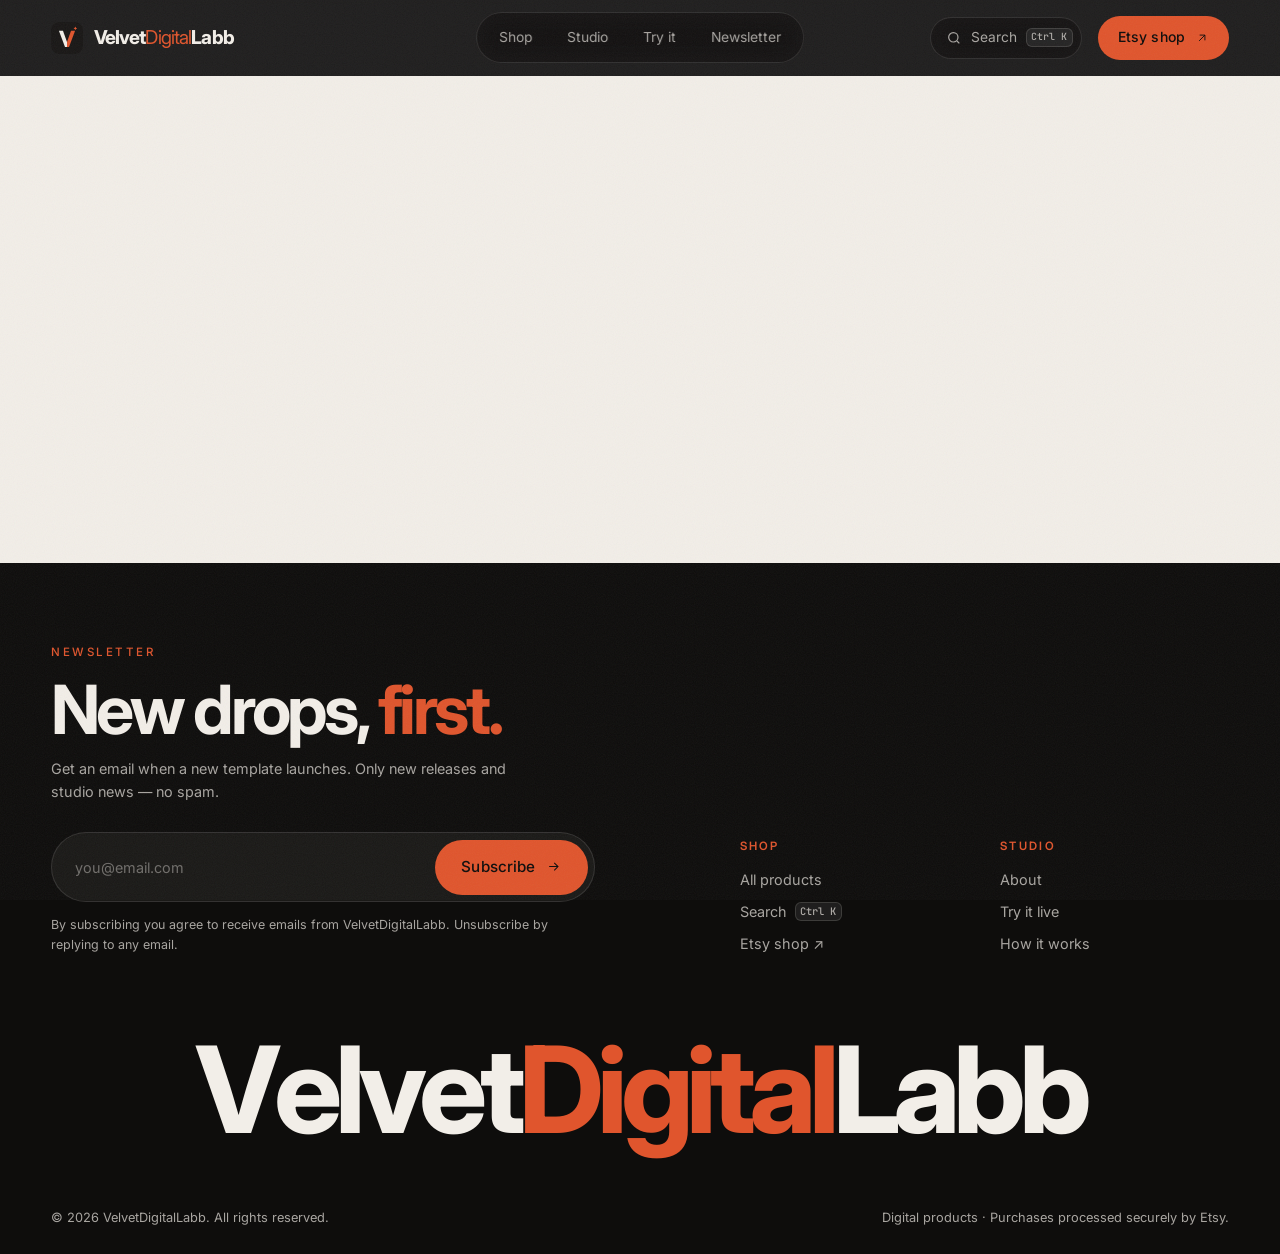
<file: product.html>
<!doctype html>
<html lang="en" class="no-js">
<head>
  <meta charset="utf-8">
  <meta name="viewport" content="width=device-width, initial-scale=1, viewport-fit=cover">
  <!-- Rileva JS il prima possibile: abilita le animazioni solo se JS funziona. -->
  <script>document.documentElement.className = document.documentElement.className.replace("no-js", "js");</script>
  <script>try{if(sessionStorage.getItem("vdl-trans")==="1")document.documentElement.classList.add("came")}catch(e){}</script>

  <title>Product — VelvetDigitalLabb</title>
  <meta name="description" content="Premium HTML website templates, admin dashboards and Canva workbooks for freelancers, creators and startups. Hand-coded, documented, instant download on Etsy.">
  <link rel="canonical" href="https://velvetdigitallabb.netlify.app/product.html" data-canonical>
  <meta name="theme-color" content="#0e0d0c">

  <!-- Open Graph / social: anteprima quando il link viene condiviso -->
  <meta property="og:type" content="website">
  <meta property="og:site_name" content="VelvetDigitalLabb">
  <meta property="og:title" content="VelvetDigitalLabb — Websites that look expensive">
  <meta property="og:description" content="Premium HTML templates, dashboards and digital tools. Download today, launch this week.">
  <meta property="og:url" content="https://velvetdigitallabb.netlify.app/product.html">
  <meta property="og:image" content="https://velvetdigitallabb.netlify.app/img/og-image.jpg">
  <meta property="og:image:width" content="1200">
  <meta property="og:image:height" content="630">
  <meta property="og:image:alt" content="VelvetDigitalLabb — premium website templates, dashboards and digital tools">
  <meta name="twitter:card" content="summary_large_image">

  <link rel="icon" href="favicon.ico" sizes="any">
  <link rel="icon" href="img/favicon.svg" type="image/svg+xml">
  <link rel="apple-touch-icon" href="img/apple-touch-icon.png">
  <link rel="manifest" href="site.webmanifest">

  <!-- Font: preconnect accorcia la connessione; display=swap evita testo invisibile. -->
  <link rel="preconnect" href="https://fonts.googleapis.com">
  <link rel="preconnect" href="https://fonts.gstatic.com" crossorigin>
  <link rel="preconnect" href="https://i.etsystatic.com" crossorigin>
  <link rel="stylesheet" href="https://fonts.googleapis.com/css2?family=Inter:ital,opsz,wght@0,14..32,400..800;1,14..32,400..800&family=JetBrains+Mono:wght@400;600&display=swap">
  <link rel="stylesheet" href="css/style.css">
  <link rel="stylesheet" href="css/home.css">
  <link rel="stylesheet" href="css/fx.css">
  <link rel="stylesheet" href="css/product.css">

</head>
<body class="home pdp-page">
  <a class="skip-link" href="#main">Skip to content</a>


  <!-- ===================== HEADER: pillola di vetro ===================== -->
  <header class="site-header site-header--home site-header--pdp" data-header>
    <div class="container hdr">
      <a class="brand" href="./" aria-label="VelvetDigitalLabb — home"><svg class="brand__mark" viewBox="0 0 100 100" aria-hidden="true"><rect width="100" height="100" rx="24" fill="#191716"/><g transform="translate(5 6) scale(.9)"><polygon points="22,24 36,24 50,63 50,80 43,80" fill="#f2eee8"/><polygon points="50,63 64,24 78,24 57,80 50,80" fill="#e0552d"/><path d="M79 9l2.2 4.4 4.4 2.2-4.4 2.2L79 22.2l-2.2-4.4-4.4-2.2 4.4-2.2z" fill="#e0552d"/></g></svg><span>Velvet<em>Digital</em>Labb</span></a>
      <nav class="nav pill-nav" aria-label="Main">
        <ul class="nav__links">
          <li><a href="./#collection">Shop</a></li>
          <li><a href="./#studio">Studio</a></li>
          <li><a href="./#lab">Try it</a></li>
          <li><a href="#newsletter">Newsletter</a></li>
        </ul>
      </nav>
      <div class="hdr__end">
        <button class="srch" type="button" data-palette-open aria-label="Search products"><svg viewBox="0 0 24 24" fill="none" stroke="currentColor" stroke-width="1.8" aria-hidden="true"><circle cx="11" cy="11" r="7"/><path d="m20 20-3.5-3.5"/></svg><span>Search</span><kbd>⌘K</kbd></button>
        <a class="btn btn--small" data-shop-link href="https://www.etsy.com/shop/VelvetDigitalLabb" target="_blank" rel="noopener noreferrer">Etsy shop <svg class="arrow" viewBox="0 0 24 24" fill="none" stroke="currentColor" stroke-width="1.6" aria-hidden="true"><path d="M7 17 17 7M8 7h9v9"/></svg><span class="visually-hidden">(opens in a new tab)</span></a>
        <button class="menu-toggle" type="button" aria-expanded="false" aria-controls="mobile-menu" data-menu-toggle>
          <span data-menu-label>Menu</span><span class="menu-toggle__icon" aria-hidden="true"></span>
        </button>
      </div>
    </div>
  </header>

  <div class="mobile-menu velvet" id="mobile-menu" data-menu>
    <nav aria-label="Mobile">
      <ul>
        <li><a class="mm-link" href="./#collection"><span>01</span>Shop</a></li>
        <li><a class="mm-link" href="./#studio"><span>02</span>Studio</a></li>
        <li><a class="mm-link" href="./#lab"><span>03</span>Try it live</a></li>
        <li><a class="mm-link" href="#newsletter"><span>04</span>Newsletter</a></li>
      </ul>
    </nav>
    <div class="mobile-menu__foot">
      <a class="btn" data-shop-link href="https://www.etsy.com/shop/VelvetDigitalLabb" target="_blank" rel="noopener noreferrer">Visit the Etsy shop <svg class="arrow" viewBox="0 0 24 24" fill="none" stroke="currentColor" stroke-width="1.6" aria-hidden="true"><path d="M7 17 17 7M8 7h9v9"/></svg><span class="visually-hidden">(opens in a new tab)</span></a>
      <p>Instant download · Secure checkout on Etsy</p>
    </div>
  </div>

  <main id="main" class="pdp" data-pdp>
    <noscript><div class="container" style="padding:8rem 0"><h1>Our products</h1><p>Please enable JavaScript, or browse the collection on <a href="https://www.etsy.com/shop/VelvetDigitalLabb">Etsy</a>.</p></div></noscript>
  </main>

  <footer class="site-footer site-footer--min vfoot" data-footer id="newsletter">
    <div class="container">
      <div class="vfoot__top">
        <div class="vfoot__nl">
          <p class="kicker">Newsletter</p>
          <h2 class="vfoot__title">New drops, <em>first.</em></h2>
          <p class="vfoot__lead">Get an email when a new template launches. Only new releases and studio news — no spam.</p>
          <form class="nl" name="newsletter" method="POST" action="thanks.html" data-netlify="true" netlify-honeypot="bot-field" data-newsletter>
            <input type="hidden" name="form-name" value="newsletter">
            <p class="nl__hp" hidden><label>Leave empty <input name="bot-field" tabindex="-1" autocomplete="off"></label></p>
            <label class="visually-hidden" for="nl-email">Your email</label>
            <div class="nl__row">
              <input id="nl-email" type="email" name="email" required placeholder="you@email.com" autocomplete="email" inputmode="email">
              <button class="btn" type="submit"><span data-nl-label>Subscribe</span> <svg class="arrow" viewBox="0 0 24 24" fill="none" stroke="currentColor" stroke-width="1.6" aria-hidden="true"><path d="M5 12h14M13 6l6 6-6 6"/></svg></button>
            </div>
            <p class="nl__note" data-nl-msg role="status">By subscribing you agree to receive emails from VelvetDigitalLabb. Unsubscribe by replying to any email.</p>
          </form>
        </div>
        <nav class="vfoot__nav" aria-label="Footer">
          <div><h2>Shop</h2><a href="./#collection">All products</a><button type="button" data-palette-open>Search <kbd>⌘K</kbd></button><a data-shop-link href="https://www.etsy.com/shop/VelvetDigitalLabb" target="_blank" rel="noopener noreferrer">Etsy shop ↗</a></div>
          <div><h2>Studio</h2><a href="./#studio">About</a><a href="./#lab">Try it live</a><a href="./#process">How it works</a><span data-footer-social-inline></span></div>
        </nav>
      </div>
      <p class="vfoot__word" data-wordmark aria-hidden="true">VelvetDigitalLabb</p>
      <div class="footer__bottom">
        <p>© <span data-year>2026</span> VelvetDigitalLabb. All rights reserved.</p>
        <p>Digital products · Purchases processed securely by Etsy.</p>
      </div>
    </div>
  </footer>

  <script src="js/products.js" defer></script>
  <script src="js/main.js" defer></script>
  <script src="js/fx.js" defer></script>
  <script src="js/product.js" defer></script>
</body>
</html>
</file>
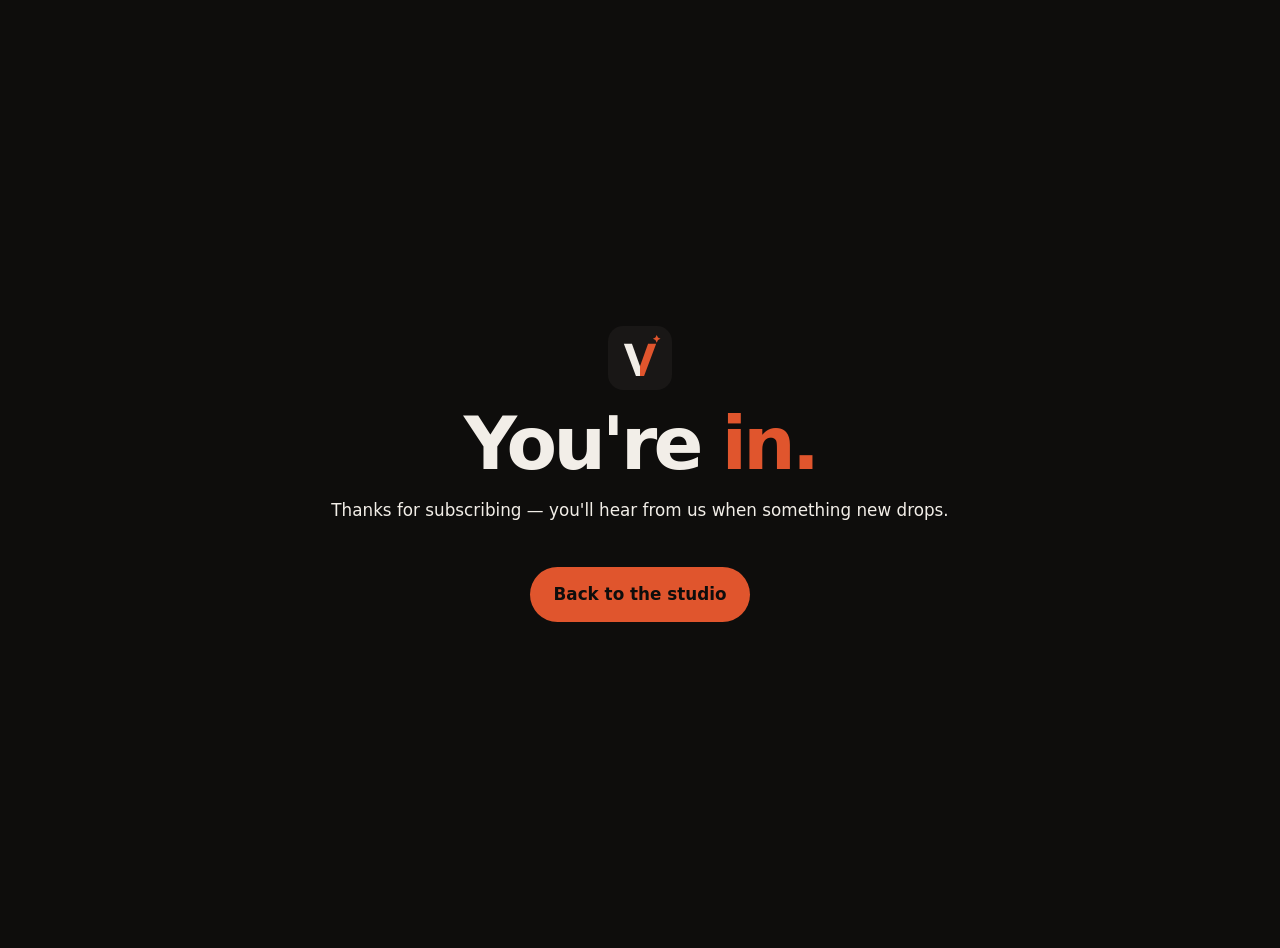
<file: thanks.html>
<!doctype html>
<html lang="en">
<head>
  <meta charset="utf-8">
  <meta name="viewport" content="width=device-width, initial-scale=1">
  <title>Thanks — VelvetDigitalLabb</title>
  <meta name="robots" content="noindex">
  <link rel="icon" href="img/favicon.svg" type="image/svg+xml">
  <style>
    body{margin:0;min-height:100vh;display:grid;place-items:center;background:#0e0d0c;color:#f2eee8;font:400 1.05rem/1.6 Inter,system-ui,sans-serif;text-align:center;padding:24px}
    h1{font-size:clamp(2.4rem,8vw,4.6rem);letter-spacing:-.05em;line-height:1;margin:.6rem 0 1rem}
    em{font-style:normal;color:#e0552d}
    a{display:inline-block;margin-top:1.6rem;padding:.9rem 1.5rem;border-radius:999px;background:#e0552d;color:#0e0d0c;font-weight:600;text-decoration:none}
  </style>
</head>
<body>
  <main>
    <svg width="64" height="64" viewBox="0 0 100 100" aria-hidden="true"><rect width="100" height="100" rx="24" fill="#191716"/><g transform="translate(5 6) scale(.9)"><polygon points="22,24 36,24 50,63 50,80 43,80" fill="#f2eee8"/><polygon points="50,63 64,24 78,24 57,80 50,80" fill="#e0552d"/><path d="M79 9l2.2 4.4 4.4 2.2-4.4 2.2L79 22.2l-2.2-4.4-4.4-2.2 4.4-2.2z" fill="#e0552d"/></g></svg>
    <h1>You're <em>in.</em></h1>
    <p>Thanks for subscribing — you'll hear from us when something new drops.</p>
    <a href="./">Back to the studio</a>
  </main>
</body>
</html>
</file>
<file: css/style.css>
/* =============================================================================
   VelvetDigitalLabb — Design system + layout
   -----------------------------------------------------------------------------
   Struttura del file:
     1. Token (colori, tipografia, spazi): cambiali qui e cambia tutto il sito
     2. Reset e base
     3. Componenti riutilizzabili (bottoni, eyebrow, link, card)
     4. Sezioni della homepage, nell'ordine in cui appaiono
     5. Pagina prodotto
     6. Animazioni (reveal) + prefers-reduced-motion
   Mobile-first? No: qui i layout complessi sono scritti per desktop e poi
   ridisegnati (non solo ristretti) nei media query in fondo a ogni sezione.
   ========================================================================== */

/* 1. TOKEN ----------------------------------------------------------------- */
:root {
  /* Palette "Ink & Ember" — moderna, quasi monocromatica + un solo accento.
     Nero caldo e osso (bianco caldo) danno il contrasto netto; l'arancio
     brace richiama la terracotta delle copertine Etsy, ma più vivo. */
  --dark: #0e0d0c;          /* sfondo scuro principale (nero caldo) */
  --dark-2: #191716;
  --dark-3: #26221f;
  --light: #f2eee8;         /* sfondo chiaro principale (osso) */
  --light-2: #e7e1d8;
  --paper: #faf8f5;
  --accent: #e0552d;        /* brace: accento su fondo scuro (contrasto ~5:1) */
  --accent-soft: #f2a07f;
  --accent-ink: #b23e1c;    /* accento per testo su fondo chiaro (> 4.5:1) */
  --ink: #0e0d0c;
  --ink-soft: rgba(14, 13, 12, .7);
  --on-dark: #f2eee8;
  --on-dark-soft: rgba(242, 238, 232, .68);
  --line-dark: rgba(242, 238, 232, .12);
  --line-light: rgba(14, 13, 12, .12);

  /* Display: Inter con asse "opsz" al massimo = Inter Display, lo stesso font
     del logo, del banner Etsy e dell'icona. Per tornare al serif elegante
     basta rimettere qui "Fraunces" (e il link del font negli HTML). */
  --font-display: "Inter", "Inter Display", system-ui, -apple-system, sans-serif;
  --font-body: "Inter", system-ui, -apple-system, "Segoe UI", Roboto, sans-serif;

  /* Scala tipografica fluida: clamp(min, valore-che-scala, max). */
  --fs-hero: clamp(2.4rem, .9rem + 3.9vw, 4.8rem);
  --fs-h2: clamp(1.9rem, 1.2rem + 2vw, 3.1rem);
  --fs-h3: clamp(1.6rem, 1.2rem + 1.4vw, 2.5rem);
  --fs-lead: clamp(1.05rem, .98rem + .35vw, 1.25rem);
  --fs-small: .875rem;
  --fs-eyebrow: .72rem;

  --gutter: clamp(1.25rem, 4vw, 3.5rem);
  --max: 1320px;
  --section: clamp(3.5rem, 7vw, 6rem);
  --radius: 4px;
  --radius-lg: 18px;

  --ease-out: cubic-bezier(.16, 1, .3, 1);   /* "expo out": morbido, elegante */
  --ease-in-out: cubic-bezier(.65, 0, .35, 1);
  --header-h: 76px;
}

/* 2. RESET E BASE ---------------------------------------------------------- */
*, *::before, *::after { box-sizing: border-box; }
html { -webkit-text-size-adjust: 100%; scroll-behavior: smooth; scroll-padding-top: var(--header-h); }
body {
  margin: 0;
  font-family: var(--font-body);
  font-size: 1rem;
  line-height: 1.6;
  color: var(--ink);
  background: var(--light);
  -webkit-font-smoothing: antialiased;
  text-rendering: optimizeLegibility;
  overflow-x: clip; /* protezione extra contro lo scroll orizzontale */
}
img { display: block; max-width: 100%; height: auto; }
a { color: inherit; }
button { font: inherit; color: inherit; }
h1, h2, h3, h4 { margin: 0; font-family: var(--font-display); font-weight: 700; line-height: 1; letter-spacing: -.04em; }
h3, h4 { font-weight: 600; letter-spacing: -.025em; line-height: 1.15; }
p { margin: 0; }
ul, ol, dl, dd { margin: 0; padding: 0; }
em { font-style: italic; }
::selection { background: var(--accent); color: var(--dark); }

/* "opsz" 32 = versione Display di Inter: lettere più strette e nitide nei titoli. */
.display, h1, h2, h3, h4, .brand { font-variation-settings: "opsz" 32; }
/* Le parole evidenziate nei titoli: niente corsivo, colore brace (come nel logo). */
h1 em, h2 em, .display em { font-style: normal; }
/* Tutto ciò che usa il font display (prezzi, numeri...) prende un peso deciso. */
.price, .pcard__price, .specs dd, .rec__price, .buybar__name, .chip b, .value--stat b { font-weight: 650; letter-spacing: -.02em; }
[hidden] { display: none !important; }

/* Focus visibile SOLO da tastiera (:focus-visible), mai rimosso. */
:focus-visible { outline: 2px solid var(--accent); outline-offset: 3px; border-radius: 2px; }

.visually-hidden {
  position: absolute !important; width: 1px; height: 1px; padding: 0; margin: -1px;
  overflow: hidden; clip: rect(0 0 0 0); white-space: nowrap; border: 0;
}
.skip-link {
  position: fixed; top: .75rem; left: .75rem; z-index: 200;
  background: var(--accent); color: var(--dark); padding: .7rem 1rem; text-decoration: none;
  transform: translateY(-150%); transition: transform .2s;
}
.skip-link:focus { transform: none; }

.container { width: 100%; max-width: var(--max); margin-inline: auto; padding-inline: var(--gutter); }

/* Grana "pellicola" sottilissima su tutto il sito: un SVG con feTurbulence
   generato una sola volta, fisso, senza costo durante lo scroll. */
body::after {
  content: ""; position: fixed; inset: 0; z-index: 150; pointer-events: none; opacity: .055;
  background-image: url("data:image/svg+xml,%3Csvg xmlns='http://www.w3.org/2000/svg' width='160' height='160'%3E%3Cfilter id='n'%3E%3CfeTurbulence type='fractalNoise' baseFrequency='.9' numOctaves='3' stitchTiles='stitch'/%3E%3C/filter%3E%3Crect width='100%25' height='100%25' filter='url(%23n)'/%3E%3C/svg%3E");
}

/* Superficie scura "velvet": nero caldo con un bagliore brace appena
   accennato in alto a destra e una luce fredda in basso. Moderno, non piatto. */
.velvet {
  background:
    radial-gradient(55% 60% at 88% -5%, rgba(224, 85, 45, .2) 0%, transparent 70%),
    radial-gradient(45% 55% at -5% 105%, rgba(242, 238, 232, .06) 0%, transparent 70%),
    var(--dark);
  color: var(--on-dark);
}

/* 3. COMPONENTI ------------------------------------------------------------ */
.eyebrow {
  display: inline-flex; align-items: center; gap: .75rem;
  font-size: var(--fs-eyebrow); font-weight: 500; letter-spacing: .22em; text-transform: uppercase;
  color: var(--accent-ink);
}
.velvet .eyebrow { color: var(--accent); }
.eyebrow .idx { font-family: var(--font-display); font-size: .95rem; letter-spacing: 0; font-style: italic; text-transform: none; }
.eyebrow::before { content: ""; width: 2.25rem; height: 1px; background: currentColor; opacity: .7; }

.btn {
  --btn-bg: var(--accent); --btn-fg: var(--dark);
  position: relative; display: inline-flex; align-items: center; justify-content: center; gap: .65rem;
  min-height: 52px; padding: .9rem 1.6rem; border-radius: 999px; border: 1px solid transparent;
  background: var(--btn-bg); color: var(--btn-fg);
  font-weight: 500; font-size: .95rem; letter-spacing: .01em; text-decoration: none; cursor: pointer;
  overflow: hidden; isolation: isolate;
  transition: color .45s var(--ease-out), border-color .45s var(--ease-out), transform .45s var(--ease-out);
}
/* Riempimento che "sale" dal basso all'hover: un pseudo-elemento scalato. */
.btn::before {
  content: ""; position: absolute; inset: 0; z-index: -1; border-radius: inherit;
  background: var(--btn-fill, var(--light)); transform: translateY(101%);
  transition: transform .5s var(--ease-out);
}
.btn:hover::before { transform: translateY(0); }
.btn:active { transform: scale(.98); }
.btn .arrow { width: 1em; height: 1em; transition: transform .45s var(--ease-out); flex: none; }
.btn:hover .arrow { transform: translate(2px, -2px); }

.btn--ghost { --btn-bg: transparent; --btn-fg: var(--on-dark); --btn-fill: var(--light); border-color: rgba(242, 238, 232, .35); }
.btn--ghost:hover { color: var(--dark); border-color: var(--light); }
.btn--dark { --btn-bg: var(--dark); --btn-fg: var(--light); --btn-fill: var(--accent); }
.btn--dark:hover { color: var(--dark); }
.btn--line { --btn-bg: transparent; --btn-fg: var(--ink); --btn-fill: var(--dark); border-color: var(--line-light); }
.btn--line:hover { color: var(--light); border-color: var(--dark); }
.btn--small { min-height: 44px; padding: .6rem 1.15rem; font-size: .875rem; }

.link-underline {
  text-decoration: none; background: linear-gradient(currentColor, currentColor) 0 100% / 100% 1px no-repeat;
  padding-bottom: 2px; transition: background-size .45s var(--ease-out);
}
.link-underline:hover { background-size: 0 1px; background-position: 100% 100%; }

/* 4a. HEADER --------------------------------------------------------------- */
.site-header {
  position: fixed; inset: 0 0 auto; z-index: 100; height: var(--header-h);
  color: var(--on-dark);
  transition: background-color .5s var(--ease-out), border-color .5s, transform .5s var(--ease-out);
  border-bottom: 1px solid transparent;
}
.site-header.is-scrolled {
  background: rgba(14, 13, 12, .82);
  -webkit-backdrop-filter: blur(14px) saturate(140%); backdrop-filter: blur(14px) saturate(140%);
  border-bottom-color: var(--line-dark);
}
/* Il header si nasconde scorrendo verso il basso e riappare verso l'alto. */
.site-header.is-hidden { transform: translateY(-100%); }
.site-header .container { height: 100%; display: flex; align-items: center; justify-content: space-between; gap: 2rem; }

.brand { display: inline-flex; align-items: center; gap: .65rem; text-decoration: none; font-family: var(--font-display); font-weight: 750; font-size: 1.2rem; letter-spacing: -.045em; white-space: nowrap; }
.brand em { font-style: normal; font-weight: 400; }
.brand__mark { width: 32px; height: 32px; flex: none; border-radius: 8px; }
.brand em { color: var(--accent); }

.nav { display: flex; align-items: center; gap: 2.2rem; }
.nav__links { display: flex; gap: 2rem; list-style: none; }
.nav__links a { position: relative; text-decoration: none; font-size: .9rem; color: var(--on-dark-soft); transition: color .3s; padding-block: .5rem; }
.nav__links a::after {
  content: ""; position: absolute; left: 0; right: 0; bottom: .2rem; height: 1px; background: var(--accent);
  transform: scaleX(0); transform-origin: right; transition: transform .45s var(--ease-out);
}
.nav__links a:hover, .nav__links a[aria-current="true"] { color: var(--on-dark); }
.nav__links a:hover::after, .nav__links a[aria-current="true"]::after { transform: scaleX(1); transform-origin: left; }

.menu-toggle { display: none; }

/* Menu mobile a schermo intero */
.mobile-menu {
  position: fixed; inset: 0; z-index: 90; display: flex; flex-direction: column; justify-content: space-between;
  padding: calc(var(--header-h) + 2rem) var(--gutter) 2rem;
  visibility: hidden; opacity: 0; transition: opacity .5s var(--ease-out), visibility 0s .5s;
}
.mobile-menu.is-open { visibility: visible; opacity: 1; transition: opacity .5s var(--ease-out); }
.mobile-menu ul { list-style: none; display: grid; gap: .4rem; }
.mobile-menu li { overflow: hidden; }
.mobile-menu a.mm-link {
  display: flex; align-items: baseline; gap: 1rem; text-decoration: none;
  font-family: var(--font-display); font-size: clamp(2.4rem, 11vw, 3.4rem); line-height: 1.15;
  transform: translateY(105%); transition: transform .7s var(--ease-out);
}
.mobile-menu a.mm-link span { font-size: .85rem; font-family: var(--font-body); color: var(--accent); }
.mobile-menu.is-open a.mm-link { transform: none; }
.mobile-menu.is-open li:nth-child(2) a { transition-delay: .05s; }
.mobile-menu.is-open li:nth-child(3) a { transition-delay: .1s; }
.mobile-menu.is-open li:nth-child(4) a { transition-delay: .15s; }
.mobile-menu.is-open li:nth-child(5) a { transition-delay: .2s; }
.mobile-menu__foot { display: grid; gap: 1.25rem; }
.mobile-menu__foot .btn { width: 100%; }
.mobile-menu__foot p { font-size: var(--fs-small); color: var(--on-dark-soft); }

@media (max-width: 900px) {
  .nav__links, .nav .btn { display: none; }
  .menu-toggle {
    display: inline-flex; align-items: center; gap: .75rem; background: none; border: 0; padding: .5rem 0; cursor: pointer;
    font-size: .8rem; letter-spacing: .18em; text-transform: uppercase; min-height: 44px;
  }
  .menu-toggle__icon { position: relative; width: 26px; height: 10px; }
  .menu-toggle__icon::before, .menu-toggle__icon::after {
    content: ""; position: absolute; left: 0; right: 0; height: 1.5px; background: currentColor;
    transition: transform .45s var(--ease-out), top .45s var(--ease-out);
  }
  .menu-toggle__icon::before { top: 0; }
  .menu-toggle__icon::after { top: 8.5px; }
  .menu-toggle[aria-expanded="true"] .menu-toggle__icon::before { top: 4.25px; transform: rotate(45deg); }
  .menu-toggle[aria-expanded="true"] .menu-toggle__icon::after { top: 4.25px; transform: rotate(-45deg); }
}
@media (min-width: 901px) { .mobile-menu { display: none; } }
body.menu-open { overflow: hidden; }

/* 4b. HERO ----------------------------------------------------------------- */
.hero {
  position: relative; overflow: hidden;
  padding: calc(var(--header-h) + clamp(2.5rem, 5vw, 4rem)) 0 clamp(3rem, 5vw, 4.5rem);
}
/* Luce che segue il mouse: un gradiente radiale centrato su --mx/--my (vedi JS). */
.hero::after {
  content: ""; position: absolute; inset: 0; pointer-events: none; z-index: 0;
  background: radial-gradient(520px circle at var(--mx, 75%) var(--my, 40%), rgba(224, 85, 45, .16), transparent 60%);
  transition: background .2s;
}
.hero .container { position: relative; z-index: 1; }
.hero__grid { display: grid; grid-template-columns: minmax(0, 1.1fr) minmax(0, .9fr); gap: clamp(2rem, 4vw, 4rem); align-items: center; }
.hero__title { font-size: var(--fs-hero); margin: 1.2rem 0 1.2rem; }
.hero__title em { color: var(--accent); }
/* Ogni riga del titolo sta in una "maschera" per l'effetto reveal dal basso. */
.line { display: block; overflow: hidden; padding-bottom: .08em; margin-bottom: -.08em; }
.line > span { display: inline-block; }
.hero__lead { font-size: var(--fs-lead); color: var(--on-dark-soft); max-width: 32rem; }
.hero__lead strong { color: var(--on-dark); font-weight: 500; }
.hero__ctas { display: flex; flex-wrap: wrap; gap: .8rem; margin-top: 2rem; }
.hero__ctas .btn { transition: color .45s var(--ease-out), border-color .45s var(--ease-out), translate .3s var(--ease-out); }
.hero__meta {
  display: flex; flex-wrap: wrap; gap: .5rem 1.6rem; margin-top: 2rem; padding-top: 1.3rem; border-top: 1px solid var(--line-dark);
  list-style: none; font-size: .8rem; color: var(--on-dark-soft);
}
.hero__meta li { display: inline-flex; align-items: center; gap: .55rem; }
.hero__meta li::before { content: "✦"; color: var(--accent); font-size: .7rem; }

/* Barra di avanzamento della lettura, in cima all'header */
.progress { position: absolute; left: 0; right: 0; top: 0; height: 2px; background: var(--accent); transform-origin: 0 50%; transform: scaleX(0); z-index: 2; }

@media (max-width: 900px) {
  .hero { padding-top: calc(var(--header-h) + 1.8rem); }
  .hero__grid { grid-template-columns: 1fr; gap: 2.2rem; }
}
@media (max-width: 560px) {
  .hero__ctas .btn { flex: 1 1 100%; }
  .hero__meta { gap: .4rem 1.1rem; font-size: .76rem; }
}

/* 4d. SEZIONI GENERICHE ---------------------------------------------------- */
.section { padding-block: var(--section); position: relative; }
.section__head { display: grid; grid-template-columns: minmax(0, 1fr) minmax(0, 1fr); gap: 2rem 4rem; align-items: end; margin-bottom: clamp(3rem, 6vw, 5.5rem); }
.section__title { font-size: var(--fs-h2); margin-top: 1.2rem; }
.section__title em { color: var(--accent-ink); }
.velvet .section__title em { color: var(--accent); }
.section__intro { color: var(--ink-soft); font-size: var(--fs-lead); max-width: 30rem; justify-self: end; }
.velvet .section__intro { color: var(--on-dark-soft); }
@media (max-width: 900px) {
  .section__head { grid-template-columns: 1fr; }
  .section__intro { justify-self: start; }
}

/* 4e. PEZZI COMUNI DELLE SCHEDE PRODOTTO (usati nella pagina prodotto) ---- */
.specs { display: grid; grid-template-columns: repeat(3, minmax(0, 1fr)); border-block: 1px solid var(--line-light); margin-bottom: 1.4rem; }
.specs div { padding: .8rem .8rem .8rem 0; }
.specs div + div { padding-left: .9rem; border-left: 1px solid var(--line-light); }
.specs dt { font-size: .7rem; letter-spacing: .16em; text-transform: uppercase; color: var(--ink-soft); }
.specs dd { font-family: var(--font-display); font-size: 1.1rem; line-height: 1.3; margin-top: .25rem; }
.includes { list-style: none; display: grid; gap: .5rem; margin-bottom: 1.8rem; font-size: .93rem; }
.includes li { display: grid; grid-template-columns: 1.1rem 1fr; gap: .6rem; }
.includes li::before { content: "✦"; color: var(--accent-ink); font-size: .7rem; padding-top: .3rem; }
.buy { display: flex; flex-wrap: wrap; align-items: center; gap: 1rem 1.4rem; }
.price { font-family: var(--font-display); font-size: 1.7rem; }
.price small { display: block; font-family: var(--font-body); font-size: .72rem; color: var(--ink-soft); letter-spacing: .02em; }
@media (max-width: 560px) {
  .specs { grid-template-columns: 1fr 1fr; }
  .specs div:nth-child(3) { grid-column: 1 / -1; border-left: 0; padding-left: 0; border-top: 1px solid var(--line-light); }
  .buy .btn { flex: 1 1 100%; }
}

/* 4f. CARD PRODOTTO COMPATTA -----------------------------------------------
   Pensata per stare in griglie fitte (fino a 5 per riga) senza diventare
   illeggibile: immagine quadrata, nome su max 2 righe, prezzo + dettagli. */
.pcard {
  position: relative; display: flex; flex-direction: column; min-width: 0;
  background: var(--paper); border-radius: 14px; overflow: hidden;
  box-shadow: 0 0 0 1px var(--line-light);
  transition: transform .5s var(--ease-out), box-shadow .5s var(--ease-out);
  animation: cardIn .6s var(--ease-out) both; animation-delay: calc(var(--i, 0) * 40ms);
}
@keyframes cardIn { from { opacity: 0; transform: translateY(14px); } }
.pcard:hover { transform: translateY(-4px); box-shadow: 0 0 0 1px var(--line-light), 0 24px 40px -28px rgba(14, 13, 12, .45); }
.pcard__media { position: relative; aspect-ratio: 1; overflow: hidden; background: var(--light-2); }
.pcard__media img { position: absolute; inset: 0; width: 100%; height: 100%; object-fit: cover; transition: opacity .5s var(--ease-out), transform .9s var(--ease-out); }
.pcard__media img + img { opacity: 0; }
.pcard:hover .pcard__media img:first-child { transform: scale(1.04); }
.pcard:hover .pcard__media img + img { opacity: 1; }
.pcard__badge {
  position: absolute; top: .6rem; left: .6rem; z-index: 1; padding: .25rem .6rem; border-radius: 999px;
  font-size: .65rem; font-weight: 500; letter-spacing: .12em; text-transform: uppercase; background: var(--dark); color: var(--light);
}
.pcard__body { display: flex; flex-direction: column; gap: .25rem; padding: .85rem .95rem .9rem; flex: 1; }
.pcard__cat { font-size: .66rem; letter-spacing: .16em; text-transform: uppercase; color: var(--accent-ink); }
.pcard__name { font-size: 1.08rem; line-height: 1.22; letter-spacing: -.01em; flex: 1;
  display: -webkit-box; -webkit-line-clamp: 2; -webkit-box-orient: vertical; overflow: hidden; }
.pcard__name a { text-decoration: none; }
.pcard__name a::after { content: ""; position: absolute; inset: 0; z-index: 1; } /* tutta la card è cliccabile */
.pcard__foot { display: flex; align-items: center; justify-content: space-between; gap: .5rem; margin-top: .45rem; }
.pcard__price { font-family: var(--font-display); font-size: 1rem; }
.pcard__more { position: relative; z-index: 2; font-size: .75rem; color: var(--ink-soft); text-decoration: none; padding: .35rem 0; }
.pcard__more:hover { color: var(--ink); text-decoration: underline; }

/* 4g. FEATURED: rail orizzontale -------------------------------------------- */
.featured { background: var(--light); padding-block: clamp(4rem, 7vw, 6rem); }
.rail-head { display: flex; flex-wrap: wrap; justify-content: space-between; align-items: end; gap: 1.5rem 3rem; margin-bottom: 2rem; }
.rail-head__side { display: flex; align-items: center; gap: 1.5rem; }
.rail-head__intro { color: var(--ink-soft); max-width: 22rem; font-size: .95rem; }
.rail-nav { display: flex; gap: .5rem; }
.rail-btn {
  width: 44px; height: 44px; border-radius: 50%; display: grid; place-items: center; cursor: pointer;
  background: transparent; border: 1px solid var(--line-light); color: var(--ink); transition: background-color .3s, color .3s, opacity .3s;
}
.rail-btn:hover:not(:disabled) { background: var(--dark); color: var(--light); }
.rail-btn:disabled { opacity: .3; cursor: default; }
/* La rail parte allineata al contenitore ma può "uscire" a destra fino al bordo. */
.rail-wrap { overflow: hidden; }
.rail {
  list-style: none; display: grid; grid-auto-flow: column; grid-auto-columns: clamp(200px, 21vw, 270px); gap: 1rem;
  overflow-x: auto; scroll-snap-type: x mandatory; scrollbar-width: none; overscroll-behavior-x: contain;
  padding: .25rem max(var(--gutter), calc((100vw - var(--max)) / 2 + var(--gutter))) 1rem;
  scroll-padding-inline: max(var(--gutter), calc((100vw - var(--max)) / 2 + var(--gutter)));
}
.rail::-webkit-scrollbar { display: none; }
.rail > .pcard { scroll-snap-align: start; }
@media (max-width: 640px) {
  .rail { grid-auto-columns: 62vw; }
  .rail-head__intro { display: none; }
}

/* 4h. CATALOGO --------------------------------------------------------------- */
.collection { background: var(--light-2); padding-block: clamp(4rem, 7vw, 6rem); }
.shop-head { display: flex; flex-wrap: wrap; justify-content: space-between; align-items: end; gap: 1rem 3rem; margin-bottom: 2rem; }
.shop-head__note { color: var(--ink-soft); font-size: .95rem; max-width: 24rem; }
.toolbar { display: flex; flex-wrap: wrap; gap: .75rem; align-items: center; margin-bottom: 1rem; }
.search { position: relative; flex: 1 1 320px; }
.search svg { position: absolute; left: 1rem; top: 50%; translate: 0 -50%; color: var(--ink-soft); pointer-events: none; }
.search input {
  width: 100%; height: 48px; padding: 0 1rem 0 2.8rem; border-radius: 999px; font: inherit; font-size: .95rem; color: var(--ink);
  background: var(--paper); border: 1px solid var(--line-light); transition: border-color .3s, box-shadow .3s;
}
.search input:focus { outline: none; border-color: var(--dark); box-shadow: 0 0 0 3px rgba(224, 85, 45, .25); }
.sort { display: flex; align-items: center; gap: .6rem; font-size: .85rem; color: var(--ink-soft); }
.sort select {
  height: 48px; padding: 0 2.4rem 0 1rem; border-radius: 999px; font: inherit; font-size: .9rem; color: var(--ink); cursor: pointer;
  background: var(--paper) url("data:image/svg+xml,%3Csvg xmlns='http://www.w3.org/2000/svg' width='12' height='12' viewBox='0 0 24 24' fill='none' stroke='%230e0d0c' stroke-width='2'%3E%3Cpath d='M6 9l6 6 6-6'/%3E%3C/svg%3E") no-repeat right 1rem center;
  border: 1px solid var(--line-light); appearance: none; -webkit-appearance: none;
}
.chips { display: flex; flex-wrap: wrap; gap: .45rem; margin-bottom: 1.2rem; }
.chip-btn {
  display: inline-flex; align-items: center; gap: .45rem; min-height: 38px; padding: .4rem .95rem; border-radius: 999px; cursor: pointer;
  font-size: .82rem; background: transparent; border: 1px solid var(--line-light); transition: background-color .3s, color .3s, border-color .3s;
}
.chip-btn span { font-size: .7rem; opacity: .55; }
.chip-btn:hover { border-color: var(--dark); }
.chip-btn[aria-pressed="true"] { background: var(--dark); color: var(--light); border-color: var(--dark); }
.shop-status { font-size: .8rem; color: var(--ink-soft); margin-bottom: .9rem; min-height: 1.2em; }
.grid { list-style: none; display: grid; grid-template-columns: repeat(auto-fill, minmax(185px, 1fr)); gap: clamp(.75rem, 1.3vw, 1rem); }
.empty { text-align: center; padding: 3rem 1rem; color: var(--ink-soft); display: grid; justify-items: center; gap: 1rem; }
.empty[hidden] { display: none; }
.more { display: flex; flex-direction: column; align-items: center; gap: 1.2rem; margin-top: 2.2rem; font-size: .88rem; }
@media (max-width: 640px) {
  .grid { grid-template-columns: repeat(2, minmax(0, 1fr)); }
  .chips { flex-wrap: nowrap; overflow-x: auto; margin-inline: calc(var(--gutter) * -1); padding-inline: var(--gutter); scrollbar-width: none; }
  .chips::-webkit-scrollbar { display: none; }
  .chip-btn { flex: none; }
  .sort { flex: 1 1 100%; }
  .sort select { flex: 1; }
  .pcard__body { padding: .7rem .75rem .75rem; }
  .pcard__name { font-size: .98rem; }
  .pcard__more { display: none; }
}

/* 4j. STUDIO (about + why) -------------------------------------------------- */
.studio__grid { display: grid; grid-template-columns: minmax(0, .9fr) minmax(0, 1.1fr); gap: 2.5rem 4rem; align-items: start; }
.studio__text { color: var(--on-dark-soft); margin-top: 1.2rem; max-width: 30rem; }
.values { list-style: none; display: grid; grid-template-columns: repeat(3, minmax(0, 1fr)); gap: .75rem; }
.value {
  padding: 1.1rem 1.1rem 1.2rem; border-radius: 14px; background: rgba(242, 238, 232, .04); border: 1px solid var(--line-dark);
  transition: background-color .4s, border-color .4s, transform .5s var(--ease-out);
}
.value:hover { background: rgba(224, 85, 45, .08); border-color: rgba(224, 85, 45, .4); transform: translateY(-3px); }
.value__ico { display: inline-grid; place-items: center; width: 34px; height: 34px; border-radius: 50%; background: rgba(224, 85, 45, .14); color: var(--accent); font-size: .95rem; margin-bottom: .8rem; }
.value h3 { font-size: 1.15rem; margin-bottom: .35rem; }
.value p { font-size: .84rem; color: var(--on-dark-soft); line-height: 1.5; }
.value--stat { background: var(--accent); border-color: var(--accent); color: var(--dark); display: flex; flex-direction: column; justify-content: flex-end; }
.value--stat:hover { background: var(--accent); transform: translateY(-3px) rotate(-1deg); }
.value--stat b { font-family: var(--font-display); font-weight: 400; font-size: 3.2rem; line-height: 1; }
.value--stat p { color: var(--dark); }
@media (max-width: 1000px) { .studio__grid { grid-template-columns: 1fr; } }
@media (max-width: 640px) { .values { grid-template-columns: 1fr 1fr; } .value { padding: .9rem; } .value h3 { font-size: 1rem; } }

/* 4k. HELP (how it works + FAQ) --------------------------------------------- */
.help { background: var(--light); }
.help__grid { display: grid; grid-template-columns: minmax(0, .8fr) minmax(0, 1.2fr); gap: 2.5rem 4rem; }
.steps { list-style: none; display: grid; gap: .6rem; margin-top: 1.4rem; }
.steps li { display: grid; grid-template-columns: 2.4rem 1fr; gap: .9rem; align-items: start; padding: .9rem 0; border-bottom: 1px solid var(--line-light); }
.steps li > span { width: 2.4rem; height: 2.4rem; border-radius: 50%; display: grid; place-items: center; border: 1px solid var(--accent-ink); color: var(--accent-ink); font-family: var(--font-display); }
.steps h3 { font-size: 1.15rem; }
.steps p { font-size: .88rem; color: var(--ink-soft); }
.faq__list { border-top: 1px solid var(--line-light); margin-top: 1.4rem; }
.faq__list details { border-bottom: 1px solid var(--line-light); }
.faq__list summary {
  list-style: none; cursor: pointer; display: flex; justify-content: space-between; align-items: center; gap: 1rem;
  padding: 1.1rem 0; font-family: var(--font-display); font-size: 1.15rem; line-height: 1.25;
}
.faq__list summary::-webkit-details-marker { display: none; }
.faq__list summary::after { content: "+"; font-family: var(--font-body); font-weight: 300; font-size: 1.5rem; color: var(--accent-ink); transition: transform .4s var(--ease-out); }
.faq__list details[open] summary::after { transform: rotate(45deg); }
.faq__list details p { padding: 0 2rem 1.2rem 0; color: var(--ink-soft); font-size: .93rem; }
@media (max-width: 900px) { .help__grid { grid-template-columns: 1fr; } }

/* QUICK VIEW (dialog) -------------------------------------------------------- */
.qv {
  width: min(920px, calc(100vw - 2rem)); max-height: calc(100svh - 2rem); padding: 0; border: 0; border-radius: 20px;
  background: var(--paper); color: var(--ink); box-shadow: 0 60px 120px -40px rgba(0, 0, 0, .7); overflow: auto;
}
.qv[open] { animation: qvIn .45s var(--ease-out); }
.qv::backdrop { background: rgba(14, 13, 12, .6); -webkit-backdrop-filter: blur(6px); backdrop-filter: blur(6px); }
@keyframes qvIn { from { opacity: 0; transform: translateY(20px) scale(.98); } }
.qv__close { position: absolute; top: .8rem; right: .8rem; z-index: 2; width: 44px; height: 44px; border-radius: 50%; border: 0; background: var(--dark); color: var(--light); font-size: 1.5rem; cursor: pointer; }
.qv__grid { display: grid; grid-template-columns: minmax(0, 1fr) minmax(0, 1fr); }
.qv__media { padding: 1.2rem; background: var(--light-2); }
.qv__main { border-radius: 12px; overflow: hidden; aspect-ratio: 1; }
.qv__main img { width: 100%; height: 100%; object-fit: cover; }
.qv__thumbs { display: flex; gap: .4rem; margin-top: .6rem; overflow-x: auto; }
.qv__thumbs button { flex: none; width: 56px; padding: 0; border: 1px solid transparent; border-radius: 6px; overflow: hidden; cursor: pointer; opacity: .6; background: none; }
.qv__thumbs button[aria-pressed="true"], .qv__thumbs button:hover { opacity: 1; border-color: var(--accent-ink); }
.qv__thumbs img { aspect-ratio: 1; object-fit: cover; }
.qv__info { padding: clamp(1.4rem, 3vw, 2.4rem); }
.qv__info h2 { font-size: clamp(1.6rem, 1.2rem + 1.4vw, 2.3rem); margin: .8rem 0 .4rem; }
.qv__tag { font-family: var(--font-display); font-style: italic; color: var(--accent-ink); }
.qv__desc { color: var(--ink-soft); font-size: .92rem; margin: .9rem 0 1.2rem; }
.qv .includes { font-size: .86rem; margin-bottom: 1.4rem; }
.qv__buy { display: flex; flex-wrap: wrap; align-items: center; gap: .8rem 1.2rem; font-size: .9rem; }
body.qv-open { overflow: hidden; }
@media (max-width: 760px) { .qv__grid { grid-template-columns: 1fr; } .qv__info { padding-top: 1rem; } }

/* 4l. CTA FINALE ----------------------------------------------------------- */
.final { text-align: center; overflow: hidden; }
.final__title { font-size: clamp(2.2rem, 1.1rem + 3.6vw, 4.2rem); max-width: 14ch; margin: 1rem auto 1rem; }
.final__title em { color: var(--accent); }
.final { padding-block: clamp(3.5rem, 7vw, 5.5rem); }
.final p:not(.eyebrow) { color: var(--on-dark-soft); max-width: 34rem; margin: 0 auto 2rem; font-size: var(--fs-lead); }
.final__ctas { display: flex; flex-wrap: wrap; justify-content: center; gap: .9rem; }
.final__ghost {
  position: absolute; left: 50%; top: 50%; translate: -50% -50%; z-index: 0; pointer-events: none; user-select: none;
  font-family: var(--font-display); font-size: clamp(10rem, 34vw, 32rem); line-height: 1; white-space: nowrap;
  color: transparent; -webkit-text-stroke: 1px rgba(224, 85, 45, .1); font-style: italic;
}
.final .container { position: relative; z-index: 1; }
@media (max-width: 560px) { .final__ctas .btn { flex: 1 1 100%; } }

/* 4m. FOOTER --------------------------------------------------------------- */
.site-footer { background: var(--dark); color: var(--on-dark-soft); padding: clamp(4rem, 8vw, 6rem) 0 2rem; font-size: .9rem; }
.footer__top { display: grid; grid-template-columns: minmax(0, 1.4fr) repeat(3, minmax(0, 1fr)); gap: 2.5rem; padding-bottom: 3.5rem; border-bottom: 1px solid var(--line-dark); }
.footer__brand .brand { color: var(--on-dark); font-size: 1.5rem; }
.footer__brand p { margin-top: 1rem; max-width: 22rem; }
.footer__col h2 { font-family: var(--font-body); font-size: .72rem; letter-spacing: .2em; text-transform: uppercase; color: var(--accent); margin-bottom: 1.1rem; font-weight: 500; }
.footer__col ul { list-style: none; display: grid; gap: .55rem; }
.footer__col a { text-decoration: none; transition: color .3s; display: inline-block; padding-block: .15rem; }
.footer__col a:hover { color: var(--on-dark); }
.footer__bottom { display: flex; flex-wrap: wrap; justify-content: space-between; gap: 1rem; padding-top: 1.8rem; font-size: .8rem; }
.footer__bottom a { text-decoration: none; }
@media (max-width: 900px) { .footer__top { grid-template-columns: 1fr 1fr; } .footer__brand { grid-column: 1 / -1; } }
@media (max-width: 480px) { .footer__top { grid-template-columns: 1fr; } }

/* 5. PAGINA PRODOTTO ------------------------------------------------------- */
.p-hero { padding: calc(var(--header-h) + clamp(2rem, 5vw, 4rem)) 0 clamp(4rem, 8vw, 7rem); }
.crumbs { display: flex; flex-wrap: wrap; gap: .5rem; list-style: none; font-size: .82rem; color: var(--on-dark-soft); margin-bottom: 2.5rem; }
.crumbs a { text-decoration: none; }
.crumbs a:hover { color: var(--on-dark); }
.crumbs li + li::before { content: "/"; margin-right: .5rem; opacity: .5; }
.p-grid { display: grid; grid-template-columns: minmax(0, 1.1fr) minmax(0, .9fr); gap: clamp(2rem, 5vw, 5rem); align-items: start; }
.gallery__main { border-radius: var(--radius); overflow: hidden; background: var(--paper); box-shadow: 0 50px 90px -40px rgba(0, 0, 0, .7); }
.gallery__main img { width: 100%; aspect-ratio: 1; object-fit: cover; transition: opacity .35s; }
.gallery__thumbs { display: grid; grid-template-columns: repeat(6, minmax(0, 1fr)); gap: .6rem; margin-top: .8rem; list-style: none; }
.gallery__thumbs button { padding: 0; border: 1px solid transparent; border-radius: 3px; overflow: hidden; cursor: pointer; background: var(--paper); opacity: .6; transition: opacity .3s, border-color .3s; width: 100%; }
.gallery__thumbs button[aria-pressed="true"], .gallery__thumbs button:hover { opacity: 1; border-color: var(--accent); }
.gallery__thumbs img { aspect-ratio: 1; object-fit: cover; width: 100%; }
.p-info { position: sticky; top: calc(var(--header-h) + 1.5rem); }
.p-info h1 { font-size: clamp(2.4rem, 1.4rem + 3.2vw, 4.4rem); margin: 1.2rem 0 1rem; }
.p-info .tag { font-family: var(--font-display); font-style: italic; color: var(--accent); font-size: 1.35rem; margin-bottom: 1.4rem; }
.p-info .desc { color: var(--on-dark-soft); margin-bottom: 2rem; }
.p-info .specs { border-color: var(--line-dark); }
.p-info .specs div + div { border-color: var(--line-dark); }
.p-info .specs dt { color: var(--on-dark-soft); }
.p-info .includes li::before { color: var(--accent); }
.p-info .price small { color: var(--on-dark-soft); }
.p-info .note { margin-top: 1.4rem; font-size: .82rem; color: var(--on-dark-soft); }
.p-info .audience { font-size: .9rem; color: var(--on-dark-soft); margin-bottom: 1.6rem; }
.p-info .audience b { color: var(--on-dark); font-weight: 500; }
@media (max-width: 900px) {
  .p-grid { grid-template-columns: minmax(0, 1fr); }
  .gallery { min-width: 0; }
  .p-info { position: static; }
  .gallery__main { margin-inline: calc(var(--gutter) * -1); border-radius: 0; }
  .gallery__thumbs { grid-template-columns: repeat(6, 64px); overflow-x: auto; scrollbar-width: none; }
  .p-info .specs div:nth-child(3) { border-color: var(--line-dark); }
}
/* Barra d'acquisto fissa in basso su mobile: la CTA è sempre a portata di pollice. */
.buybar {
  position: fixed; left: 0; right: 0; bottom: 0; z-index: 80; display: none; align-items: center; justify-content: space-between; gap: 1rem;
  padding: .8rem var(--gutter) calc(.8rem + env(safe-area-inset-bottom));
  background: rgba(14, 13, 12, .92); color: var(--on-dark); border-top: 1px solid var(--line-dark);
  -webkit-backdrop-filter: blur(12px); backdrop-filter: blur(12px);
  transform: translateY(100%); transition: transform .5s var(--ease-out);
}
.buybar.is-visible { transform: none; }
.buybar__name { font-family: var(--font-display); font-size: 1.05rem; line-height: 1.2; }
.buybar__name small { display: block; font-family: var(--font-body); color: var(--accent); font-size: .8rem; }
@media (max-width: 900px) { .buybar { display: flex; } .has-buybar .site-footer { padding-bottom: 6rem; } }

.notfound { min-height: 80svh; display: grid; place-items: center; text-align: center; padding: calc(var(--header-h) + 3rem) 0 4rem; }
.notfound h1 { font-size: var(--fs-h2); margin: 1.2rem 0; }
.notfound p { color: var(--on-dark-soft); margin-bottom: 2rem; }

/* 6. ANIMAZIONI ------------------------------------------------------------ */
/* Le classi di reveal agiscono SOLO se JS è attivo (html.js): senza JS,
   il contenuto è sempre visibile. Niente pagine vuote. */
.js [data-reveal] { opacity: 0; transform: translateY(28px); transition: opacity 1s var(--ease-out), transform 1.1s var(--ease-out); transition-delay: var(--d, 0s); }
.js [data-reveal].is-in { opacity: 1; transform: none; }
/* La maschera si applica al FIGLIO: se fosse sul contenitore osservato,
   IntersectionObserver lo considererebbe invisibile (clip-path conta). */
.js [data-reveal="mask"] { opacity: 1; transform: none; }
.js [data-reveal="mask"] > .frame { clip-path: inset(100% 0 0 0); transition: clip-path 1.3s var(--ease-out), transform .8s var(--ease-out); transition-delay: var(--d, 0s); }
.js [data-reveal="mask"].is-in > .frame { clip-path: inset(0 0 0 0); }
.js .line > span { transform: translateY(105%); transition: transform 1.2s var(--ease-out); transition-delay: var(--d, 0s); }
.js .is-loaded .line > span { transform: none; }
.js [data-hero] { opacity: 0; transform: translateY(18px); transition: opacity 1s var(--ease-out), transform 1s var(--ease-out); transition-delay: var(--d, 0s); }
.js .is-loaded [data-hero] { opacity: 1; transform: none; }

/* Chi preferisce meno movimento: niente reveal, marquee, parallax o hover che
   spostano elementi. Il sito resta identico, solo statico. */
@media (prefers-reduced-motion: reduce) {
  html { scroll-behavior: auto; }
  *, *::before, *::after { animation-duration: .01ms !important; animation-iteration-count: 1 !important; transition-duration: .01ms !important; transition-delay: 0s !important; }
  .js [data-reveal], .js [data-reveal="mask"] > .frame, .js .line > span, .js [data-hero] { opacity: 1 !important; transform: none !important; clip-path: none !important; }
  .scroll-cue { display: none; }
}

.price small { font-weight: 400; letter-spacing: .02em; }
.gallery__thumbs { grid-template-columns: repeat(auto-fill, minmax(64px, 1fr)); }
@media (max-width: 900px) { .gallery__thumbs { grid-template-columns: repeat(7, 64px); } }

/* =============================================================================
   8. HOME — VETRINA BENTO, BARRA DI FIDUCIA, CATEGORIE, SPOTLIGHT
   Regola d'oro di questa versione: tutto su una griglia, stessi raggi
   (--r), stesse distanze. L'ordine è ciò che rende un sito "professionale".
   ========================================================================== */
:root { --r: 18px; }

/* Bento nell'hero: 1 riquadro grande + 2 piccoli, allineati */
.bento { display: grid; grid-template-columns: 1.35fr 1fr; grid-template-rows: 1fr 1fr; gap: 12px; aspect-ratio: 1.45; width: 100%; max-width: 580px; justify-self: end; }
.tile {
  position: relative; display: block; overflow: hidden; border-radius: var(--r); background: var(--dark-2);
  box-shadow: 0 0 0 1px var(--line-dark), 0 30px 60px -30px rgba(0, 0, 0, .8); text-decoration: none; color: var(--on-dark);
}
.tile--big { grid-row: 1 / span 2; }
.tile img { position: absolute; inset: 0; width: 100%; height: 100%; object-fit: cover; transition: transform 1s var(--ease-out); }
.tile:hover img { transform: scale(1.05); }
.tile__bar {
  position: absolute; left: 8px; right: 8px; bottom: 8px; display: flex; align-items: end; justify-content: space-between; gap: .6rem;
  padding: .6rem .75rem; border-radius: calc(var(--r) - 6px);
  background: rgba(14, 13, 12, .72); -webkit-backdrop-filter: blur(12px); backdrop-filter: blur(12px);
  border: 1px solid rgba(242, 238, 232, .1);
}
.tile__bar span { display: grid; min-width: 0; }
.tile__bar small { font-size: .62rem; letter-spacing: .14em; text-transform: uppercase; color: var(--accent); }
.tile__bar b { font-size: .86rem; font-weight: 600; letter-spacing: -.015em; line-height: 1.2; white-space: nowrap; overflow: hidden; text-overflow: ellipsis; }
.tile--big .tile__bar b { font-size: 1rem; white-space: normal; }
.tile__bar em { font-style: normal; font-weight: 650; font-size: .86rem; white-space: nowrap; }
@media (max-width: 900px) { .bento { justify-self: stretch; max-width: none; } }
@media (max-width: 560px) {
  .bento { aspect-ratio: 1.2; gap: 8px; }
  .tile__bar { left: 6px; right: 6px; bottom: 6px; padding: .45rem .55rem; }
  .tile:not(.tile--big) .tile__bar em, .tile:not(.tile--big) .tile__bar small { display: none; }
  .tile__bar b { font-size: .74rem; }
  .tile--big .tile__bar b { font-size: .85rem; }
}

/* Barra di fiducia */
.trust { background: var(--dark); border-top: 1px solid var(--line-dark); color: var(--on-dark); }
.trust__list { list-style: none; display: grid; grid-template-columns: repeat(4, minmax(0, 1fr)); }
.trust__list li { display: flex; align-items: center; gap: .9rem; padding: 1.3rem 1.2rem; }
.trust__list li + li { border-left: 1px solid var(--line-dark); }
.trust__list svg { color: var(--accent); flex: none; }
.trust__list span { display: grid; font-size: .8rem; color: var(--on-dark-soft); line-height: 1.35; }
.trust__list b { color: var(--on-dark); font-weight: 600; font-size: .9rem; }
@media (max-width: 900px) {
  .trust__list { grid-template-columns: 1fr 1fr; }
  .trust__list li:nth-child(3) { border-left: 0; }
  .trust__list li:nth-child(n+3) { border-top: 1px solid var(--line-dark); }
}
@media (max-width: 560px) {
  .trust__list { padding-inline: 0; }
  .trust__list li { padding: 1rem .9rem; gap: .6rem; }
  .trust__list span { font-size: .72rem; }
  .trust__list b { font-size: .82rem; }
}

/* Spotlight */
.spot-wrap { background: var(--light); padding-block: clamp(2.5rem, 5vw, 4rem); }
.spot { display: grid; grid-template-columns: minmax(0, .9fr) minmax(0, 1.1fr); gap: clamp(1.5rem, 4vw, 3.5rem); align-items: center; padding: clamp(1rem, 2.5vw, 1.75rem); border-radius: calc(var(--r) + 6px); overflow: hidden; }
.spot__media { border-radius: var(--r); overflow: hidden; aspect-ratio: 1; background: var(--dark-2); }
.spot__media img { width: 100%; height: 100%; object-fit: cover; }
.spot__body { padding-right: clamp(0rem, 2vw, 1.5rem); }
.spot__title { font-size: clamp(1.8rem, 1.2rem + 2vw, 3rem); margin: .8rem 0 .5rem; }
.spot__tag { color: var(--on-dark-soft); font-size: var(--fs-lead); margin-bottom: 1.4rem; }
.spot .includes { font-size: .9rem; color: var(--on-dark-soft); }
.spot .includes li::before { color: var(--accent); }
.spot__buy { display: flex; flex-wrap: wrap; align-items: center; gap: .8rem 1.4rem; }
.spot__price { font-family: var(--font-display); font-weight: 700; font-size: 1.9rem; letter-spacing: -.03em; }
@media (max-width: 900px) {
  .spot { grid-template-columns: 1fr; }
  .spot__media { aspect-ratio: 16 / 10; }
}
@media (max-width: 560px) { .spot__buy .btn { flex: 1 1 100%; } }

/* Hero più compatta e senza elementi "sparsi" */
.hero { padding-bottom: clamp(2.5rem, 5vw, 4rem); }
@media (max-width: 560px) { .hero__ctas { margin-top: 1.5rem; } .hero { padding-bottom: 2rem; } }
/* Spotlight più compatto: immagine a larghezza fissa, non gigante */
@media (min-width: 901px) {
  .spot { grid-template-columns: 340px minmax(0, 1fr); }
  .tile:not(.tile--big) .tile__bar small { display: none; }
}
@media (max-width: 900px) { .spot__media { max-width: 420px; aspect-ratio: 1; } }
/* Telefono: spotlight con immagine bassa */
@media (max-width: 640px) {
  .spot__media { max-width: none; aspect-ratio: 16 / 9; }
  .spot__media img { object-position: top; }
  .spot .includes li:nth-child(n+4) { display: none; }
}
</file>
<file: css/home.css>
/* =============================================================================
   VelvetDigitalLabb — HOMEPAGE v6 "Live build"
   -----------------------------------------------------------------------------
   Si appoggia ai token di style.css. Le animazioni della hero leggono
   variabili CSS che aggiorna js/home.js:
     --t  uscita del testo hero       (0 → 1)
     --a  "esplosione" degli strati   (0 → 1)
     --s  comparsa della frase         (0 → 1)
   Solo transform e opacity: le proprietà più leggere da animare.
   ========================================================================== */

.home { background: var(--dark); overflow-x: clip; }
html:has(.home) { overflow-x: clip; }
.kicker { display: inline-flex; align-items: center; gap: .6rem; font-size: .72rem; font-weight: 500; letter-spacing: .22em; text-transform: uppercase; color: var(--accent); }
.kicker .dot { width: 7px; height: 7px; border-radius: 50%; background: var(--accent); box-shadow: 0 0 0 0 rgba(224, 85, 45, .6); animation: ping 2.4s ease-out infinite; }
@keyframes ping { 70%, 100% { box-shadow: 0 0 0 10px rgba(224, 85, 45, 0); } }
.btn--light { --btn-bg: var(--light); --btn-fg: var(--dark); --btn-fill: var(--accent); }
.btn--light:hover { color: var(--dark); }
.mono { font-family: "JetBrains Mono", ui-monospace, SFMono-Regular, Menlo, monospace; }

/* ---------------------------------------------------------------------------
   INTRO — il logo si disegna, il sipario si alza
   ------------------------------------------------------------------------ */
.intro { position: fixed; inset: 0; z-index: 300; display: grid; place-content: center; justify-items: center; gap: 1.2rem; background: var(--dark); transition: transform 1s var(--ease-in-out) .15s, visibility 0s 1.2s; }
.intro.is-done { transform: translateY(-100%); visibility: hidden; }
.intro__mark { width: 84px; height: 84px; }
.intro__mark polygon, .intro__mark path { fill: transparent; stroke-width: 1.2; stroke-dasharray: 260; stroke-dashoffset: 260; animation: draw .9s var(--ease-out) forwards, fillin .4s ease .7s forwards; }
.intro__mark .i-l { stroke: var(--light); --f: var(--light); }
.intro__mark .i-r { stroke: var(--accent); --f: var(--accent); animation-delay: .12s, .78s; }
.intro__mark .i-s { stroke: var(--accent); --f: var(--accent); animation-delay: .3s, .85s; }
@keyframes draw { to { stroke-dashoffset: 0; } }
@keyframes fillin { to { fill: var(--f); } }
.intro__word { font-family: var(--font-display); font-variation-settings: "opsz" 32; font-weight: 750; letter-spacing: -.045em; font-size: 1.6rem; color: var(--light); clip-path: inset(0 100% 0 0); animation: wipe .8s var(--ease-out) .45s forwards; }
.intro__word em { font-style: normal; font-weight: 400; color: var(--accent); }
@keyframes wipe { to { clip-path: inset(0 0 0 0); } }
.has-intro .plane { animation-delay: calc(2.3s + var(--z) * .1s); }
.has-intro .code { animation-delay: 2.9s; }
.has-intro .chip { animation-delay: calc(3s + var(--cd, 0s)), 0s; }
.has-intro .scene__cue { animation-delay: 3.6s; }

/* ---------------------------------------------------------------------------
   HEADER — logo | pillola di vetro centrale | CTA
   ------------------------------------------------------------------------ */
.site-header--home, .site-header--home.is-scrolled { background: transparent; border-bottom-color: transparent; -webkit-backdrop-filter: none; backdrop-filter: none; }
.hdr { display: flex; align-items: center; justify-content: space-between; gap: 1.5rem; }
.pill-nav { position: absolute; left: 50%; translate: -50% 0; padding: .35rem; border-radius: 999px; background: rgba(25, 23, 22, .55); border: 1px solid var(--line-dark); -webkit-backdrop-filter: blur(14px) saturate(150%); backdrop-filter: blur(14px) saturate(150%); }
.pill-nav .nav__links { gap: .2rem; }
.pill-nav .nav__links a { display: block; padding: .5rem 1rem; border-radius: 999px; font-size: .86rem; transition: background-color .3s, color .3s; }
.pill-nav .nav__links a::after { display: none; }
.pill-nav .nav__links a:hover { background: rgba(242, 238, 232, .08); color: var(--on-dark); }
.hdr__end { display: flex; align-items: center; gap: 1rem; }
.is-scrolled .brand, .is-scrolled .hdr__end { filter: drop-shadow(0 4px 18px rgba(0, 0, 0, .35)); }
@media (max-width: 900px) {
  .pill-nav { display: none; }
  .hdr__end .btn { display: none; }
  .site-header--home.is-scrolled { background: rgba(14, 13, 12, .78); -webkit-backdrop-filter: blur(14px); backdrop-filter: blur(14px); }
}

/* ---------------------------------------------------------------------------
   1. HERO
   ------------------------------------------------------------------------ */
.scene { --t: 0; --a: 0; --s: 0; position: relative; height: 100vh; height: 100svh; min-height: 600px; background: var(--dark); color: var(--on-dark); }
.scene__sticky { position: relative; height: 100%; overflow: hidden; }
.scene__light {
  position: absolute; inset: -20%;
  background:
    radial-gradient(34% 40% at 70% 48%, rgba(224, 85, 45, calc(.24 + var(--a) * .12)), transparent 70%),
    radial-gradient(26% 30% at 92% 12%, rgba(242, 160, 127, .10), transparent 70%),
    radial-gradient(30% 34% at 20% 85%, rgba(242, 238, 232, .05), transparent 70%);
  animation: breathe 10s ease-in-out infinite alternate;
}
@keyframes breathe { to { transform: translate3d(-3%, 2%, 0) scale(1.08); } }
.scene__grid {
  position: absolute; inset: 0; opacity: calc(.6 - var(--a) * .3);
  background-image: linear-gradient(rgba(242, 238, 232, .045) 1px, transparent 1px), linear-gradient(90deg, rgba(242, 238, 232, .045) 1px, transparent 1px);
  background-size: 64px 64px;
  -webkit-mask-image: radial-gradient(55% 60% at 68% 50%, #000, transparent 75%); mask-image: radial-gradient(55% 60% at 68% 50%, #000, transparent 75%);
}
/* luce che segue il mouse */
.scene__spot { position: absolute; inset: 0; pointer-events: none; background: radial-gradient(420px circle at var(--mx, 70%) var(--my, 45%), rgba(242, 238, 232, .06), transparent 60%); }

/* --- Strati ------------------------------------------------------------ */
.stack { position: absolute; inset: 0; perspective: 1800px; pointer-events: none; }
.stack__tilt {
  --w: min(40vw, 620px);
  position: absolute; left: 70%; top: calc(50% + var(--a) * 7%); width: var(--w); aspect-ratio: 16 / 10.5;
  transform-style: preserve-3d;
  transform: translate(-50%, -50%)
    rotateX(calc(14deg + var(--a) * 40deg + var(--ry, 0deg)))
    rotateZ(calc(-8deg - var(--a) * 28deg))
    rotateY(calc(-10deg + var(--a) * 10deg + var(--rx, 0deg)))
    scale(calc(1 - var(--a) * var(--shrink, .14)));
  will-change: transform;
}
.plane {
  --z: 0; position: absolute; inset: 0; border-radius: 16px; overflow: hidden;
  transform: translateZ(calc(var(--z) * (3px + var(--a) * var(--sep, 115px))));
  box-shadow: 0 40px 90px -40px rgba(0, 0, 0, .95);
  animation: planeIn 1.4s var(--ease-out) both; animation-delay: calc(.9s + var(--z) * .1s);
}
@keyframes planeIn { from { opacity: 0; translate: 0 40px; } }
.plane--html { --z: 0; background: #131110; border: 1px solid rgba(242, 238, 232, .12); }
.plane--css { --z: 1; background: rgba(22, 20, 19, .62); border: 1px solid rgba(242, 238, 232, .16); opacity: calc(.15 + var(--a) * .85); }
.plane--js { --z: 2; background: rgba(28, 25, 23, .6); border: 1px solid rgba(242, 238, 232, .14); opacity: calc(.15 + var(--a) * .85); }
.plane--site { --z: 3; background: #f4f0ea; border: 1px solid rgba(255, 255, 255, .55); }
.plane i { position: absolute; display: block; }

.wf { border: 1.5px dashed rgba(242, 238, 232, .35); border-radius: 8px; }
.wf--nav { left: 6%; right: 6%; top: 7%; height: 8%; }
.wf--hero { left: 6%; right: 6%; top: 21%; height: 36%; }
.wf--a { left: 6%; width: 27%; top: 63%; bottom: 8%; }
.wf--b { left: 36.5%; width: 27%; top: 63%; bottom: 8%; }
.wf--c { right: 6%; width: 27%; top: 63%; bottom: 8%; }
.sw { top: 14%; width: 13%; aspect-ratio: 1; border-radius: 50%; }
.sw--1 { left: 8%; background: var(--dark); border: 1px solid rgba(242, 238, 232, .3); }
.sw--2 { left: 23%; background: var(--light); }
.sw--3 { left: 38%; background: var(--accent); }
.sw--4 { left: 53%; background: #f2a07f; }
.ty { left: 8%; top: 46%; font-style: normal; font: 700 clamp(2rem, 4vw, 4.4rem)/1 var(--font-display); letter-spacing: -.05em; color: var(--light); }
.rad { right: 8%; top: 44%; width: 30%; height: 38%; border-radius: 22px; border: 2px solid var(--accent); }
.curve { position: absolute; left: 8%; right: 8%; top: 18%; height: 58%; width: 84%; }
.curve path { fill: none; stroke: var(--accent); stroke-width: 2; vector-effect: non-scaling-stroke; }
.kf { width: 12px; height: 12px; border-radius: 3px; background: var(--light); transform: rotate(45deg); }
.kf--1 { left: 7%; top: 72%; } .kf--2 { left: 48%; top: 44%; } .kf--3 { right: 7%; top: 16%; }

/* --- Il sito dentro il browser (anima da solo, in loop) ------------------ */
.bw__bar { position: absolute; left: 0; right: 0; top: 0; height: 9%; display: flex; align-items: center; gap: 1.2%; padding: 0 2.4%; background: #e9e3da; border-bottom: 1px solid rgba(14, 13, 12, .08); }
.bw__bar i { position: static; width: 1.6%; aspect-ratio: 1; border-radius: 50%; background: #d3c9bc; }
.bw__bar i:first-child { background: var(--accent); }
.bw__url { margin-left: 3%; flex: 1; max-width: 46%; height: 52%; border-radius: 999px; background: #f6f2ec; display: flex; align-items: center; padding-left: 3%; font: 500 clamp(.42rem, .55vw, .68rem)/1 var(--font-body); color: #8a8178; }
.site { --bg: #f4f0ea; --fg: #0e0d0c; --mut: rgba(14, 13, 12, .12); --card: #fff; position: absolute; left: 0; right: 0; top: 9%; bottom: 0; background: var(--bg); transition: background-color .8s var(--ease-in-out); }
.site.is-dark { --bg: #0f0e0d; --fg: #f2eee8; --mut: rgba(242, 238, 232, .14); --card: #1b1917; }
.site i, .site b, .site span, .site em { position: absolute; display: block; }
.site__nav { position: absolute; left: 5%; right: 5%; top: 6%; height: 7%; }
.site__nav b { left: 0; top: 15%; width: 12%; height: 70%; border-radius: 4px; background: var(--fg); transition: background-color .8s; }
.site__nav span { top: 35%; width: 7%; height: 30%; border-radius: 3px; background: var(--mut); }
.site__nav span:nth-of-type(1) { left: 40%; } .site__nav span:nth-of-type(2) { left: 50%; } .site__nav span:nth-of-type(3) { left: 60%; }
.site__toggle { right: 0; top: 10%; width: 9%; height: 80%; border-radius: 999px; background: var(--mut); }
.site__toggle::after { content: ""; position: absolute; top: 12%; left: 8%; height: 76%; aspect-ratio: 1; border-radius: 50%; background: var(--accent); transition: transform .5s var(--ease-out); }
.site.is-dark .site__toggle::after { transform: translateX(118%); }
.site__hero { position: absolute; left: 5%; right: 5%; top: 20%; height: 44%; }
.site__copy i { left: 0; border-radius: 4px; background: var(--fg); transition: background-color .8s, transform .9s var(--ease-out), opacity .6s; }
.s-k { top: 0; width: 18%; height: 6%; background: var(--accent) !important; }
.s-h1 { top: 14%; width: 46%; height: 15%; }
.s-h2 { top: 33%; width: 34%; height: 15%; }
.s-p { top: 56%; width: 40%; height: 6%; opacity: .25; }
.s-btn { top: 74%; width: 16%; height: 14%; border-radius: 999px !important; background: var(--accent) !important; }
.site__chart { position: absolute; right: 0; top: 0; width: 38%; height: 100%; border-radius: 10px; background: var(--card); box-shadow: 0 10px 30px -14px rgba(0, 0, 0, .35); transition: background-color .8s; }
.site__chart i { bottom: 12%; width: 9%; border-radius: 3px 3px 0 0; background: var(--accent); transform-origin: bottom; transition: transform .9s var(--ease-out); }
.site__chart i:nth-child(1) { left: 10%; height: 30%; opacity: .5; } .site__chart i:nth-child(2) { left: 24%; height: 48%; opacity: .6; }
.site__chart i:nth-child(3) { left: 38%; height: 38%; opacity: .7; } .site__chart i:nth-child(4) { left: 52%; height: 62%; opacity: .8; }
.site__chart i:nth-child(5) { left: 66%; height: 54%; opacity: .9; } .site__chart i:nth-child(6) { left: 80%; height: 74%; }
.site__cards { position: absolute; left: 5%; right: 5%; top: 70%; bottom: 7%; }
.site__cards i { top: 0; bottom: 0; width: 31%; border-radius: 8px; background: var(--card); box-shadow: 0 8px 22px -14px rgba(0, 0, 0, .35); transition: background-color .8s, transform .9s var(--ease-out), opacity .6s; }
.site__cards i:nth-child(1) { left: 0; } .site__cards i:nth-child(2) { left: 34.5%; } .site__cards i:nth-child(3) { right: 0; }
/* fase "scheletro": tutto grigio e appiattito */
.site.is-skel .site__copy i, .site.is-skel .site__cards i { transform: scaleX(.25); transform-origin: left; opacity: .3; }
.site.is-skel .site__chart i { transform: scaleY(.1); }
.cursor { width: 4.2%; aspect-ratio: .78; left: 62%; top: 70%; z-index: 3; background: url("data:image/svg+xml,%3Csvg xmlns='http://www.w3.org/2000/svg' viewBox='0 0 18 23'%3E%3Cpath d='M1 1l15 12h-7l4 8-3 1-4-8-5 5z' fill='%230e0d0c' stroke='%23fff' stroke-width='1.2'/%3E%3C/svg%3E") no-repeat center / contain; transition: left 1s var(--ease-in-out), top 1s var(--ease-in-out), transform .15s; filter: drop-shadow(0 2px 3px rgba(0, 0, 0, .3)); }
.cursor.is-click { transform: scale(.82); }

/* Etichette: compaiono quando gli strati si separano */
.tag {
  position: absolute; left: 4%; bottom: 6%; z-index: 4; display: inline-flex; gap: .5em; align-items: center;
  padding: .35em .85em; border-radius: 999px; font-size: clamp(.58rem, .45rem + .38vw, .8rem); font-weight: 600;
  background: var(--dark); color: var(--light); border: 1px solid rgba(242, 238, 232, .2);
  opacity: calc(var(--a) * 1.6 - .6); transform: translateY(calc((1 - var(--a)) * 10px));
}
.tag b { color: var(--accent); font-weight: 600; }
.plane--site .tag { background: var(--accent); color: var(--dark); border-color: transparent; }
.plane--site .tag b { color: var(--dark); }

/* --- Editor di codice ---------------------------------------------------- */
.code {
  position: absolute; z-index: 3; left: 52%; top: 64%; width: min(25vw, 360px);
  border-radius: 14px; overflow: hidden; background: rgba(20, 18, 17, .9); border: 1px solid rgba(242, 238, 232, .12);
  box-shadow: 0 40px 80px -30px rgba(0, 0, 0, .9); -webkit-backdrop-filter: blur(10px); backdrop-filter: blur(10px);
  opacity: calc(1 - var(--a) * 1.8); transform: translate3d(calc(var(--a) * -60px), calc(var(--a) * 80px), 0) rotate(calc(var(--a) * -6deg));
  animation: popIn 1s var(--ease-out) 1.5s both;
}
@keyframes popIn { from { opacity: 0; translate: 0 30px; } }
.code__bar { display: flex; align-items: center; gap: 6px; padding: 9px 12px; border-bottom: 1px solid rgba(242, 238, 232, .08); }
.code__bar i { width: 8px; height: 8px; border-radius: 50%; background: rgba(242, 238, 232, .18); }
.code__bar i:first-child { background: var(--accent); }
.code__bar span { margin-left: 8px; font: 500 .7rem/1 "JetBrains Mono", ui-monospace, monospace; color: var(--on-dark-soft); }
.code__body { margin: 0; padding: 12px 14px 14px; min-height: 9.8em; font: 400 clamp(.6rem, .45rem + .3vw, .76rem)/1.65 "JetBrains Mono", ui-monospace, monospace; color: #cfc6bb; white-space: pre; overflow: hidden; }
.code__body .tg { color: #e0552d; } .code__body .at { color: #f2a07f; } .code__body .st { color: #b8d4a0; } .code__body .cm { color: rgba(242, 238, 232, .38); }
.code__body .caret { display: inline-block; width: .55em; height: 1.1em; vertical-align: -2px; background: var(--accent); animation: blink 1s steps(1) infinite; }
@keyframes blink { 50% { opacity: 0; } }

/* --- Chip fluttuanti ---------------------------------------------------- */
.chips { list-style: none; position: absolute; inset: 0; pointer-events: none; z-index: 3; }
.chip {
  position: absolute; display: inline-flex; align-items: center; gap: .5rem; padding: .5rem .9rem; border-radius: 999px;
  font-size: .78rem; font-weight: 500; color: var(--on-dark); white-space: nowrap;
  background: rgba(25, 23, 22, .72); border: 1px solid var(--line-dark); -webkit-backdrop-filter: blur(10px); backdrop-filter: blur(10px);
  opacity: calc(1 - var(--a) * 2); animation: popIn .9s var(--ease-out) both, bob 6s ease-in-out infinite alternate;
}
.chip i { width: 7px; height: 7px; border-radius: 50%; background: var(--accent); }
.c1 { left: 56%; top: 20%; animation-delay: 1.7s, 0s; translate: calc(var(--a) * -40px) calc(var(--a) * -60px); }
.c2 { left: 87%; top: 30%; animation-delay: 1.85s, .8s; translate: calc(var(--a) * 60px) calc(var(--a) * -40px); }
.c3 { left: 84%; top: 76%; animation-delay: 2s, 1.6s; translate: calc(var(--a) * 60px) calc(var(--a) * 50px); }
.c4 { left: 76%; top: 86%; animation-delay: 2.15s, 2.4s; translate: calc(var(--a) * 30px) calc(var(--a) * 70px); }
@keyframes bob { to { transform: translateY(-10px); } }

/* --- Testi ------------------------------------------------------------- */
.scene__copy { position: absolute; left: 0; right: 0; top: 50%; z-index: 4; transform: translateY(calc(-50% - var(--t) * 14vh)); opacity: calc(1 - var(--t) * 1.3); pointer-events: none; }
.scene__copy > * { max-width: 36rem; pointer-events: auto; }
.scene__title { font-size: clamp(3rem, 1rem + 5.6vw, 7.2rem); line-height: .92; letter-spacing: -.06em; margin: 1.4rem 0 1.5rem; }
.ln { display: block; overflow: hidden; padding-bottom: .08em; margin-bottom: -.08em; }
.ln > span { display: inline-block; }
/* "expensive." con riflesso che scorre */
.shine { font-style: normal; background: linear-gradient(100deg, var(--accent) 0%, var(--accent) 40%, #ffd3bf 50%, var(--accent) 60%, var(--accent) 100%); background-size: 250% 100%; -webkit-background-clip: text; background-clip: text; color: transparent; animation: shine 5s ease-in-out 2.2s infinite; }
@keyframes shine { 0% { background-position: 100% 0; } 40%, 100% { background-position: -50% 0; } }
.scene__lead { font-size: clamp(1rem, .92rem + .35vw, 1.18rem); color: var(--on-dark-soft); max-width: 31rem; }
.scene__ctas { display: flex; flex-wrap: wrap; gap: .8rem; margin-top: 2.2rem; }


.scene__cue { position: absolute; left: 50%; bottom: 1.8rem; translate: -50% 0; z-index: 4; display: grid; justify-items: center; gap: .6rem; font-size: .66rem; letter-spacing: .24em; text-transform: uppercase; color: var(--on-dark-soft); opacity: calc(1 - var(--t) * 3); animation: popIn 1s var(--ease-out) 2.4s backwards; }
.scene__cue i { width: 1px; height: 40px; background: rgba(242, 238, 232, .2); position: relative; overflow: hidden; }
.scene__cue i::after { content: ""; position: absolute; inset: 0; background: var(--accent); animation: cue 2.2s var(--ease-in-out) infinite; }

.js [data-enter] { opacity: 0; transform: translateY(30px); transition: opacity 1.1s var(--ease-out), transform 1.3s var(--ease-out); transition-delay: var(--e, 0s); }
.js .ln > [data-enter] { opacity: 1; transform: translateY(108%); }
.js .is-ready [data-enter] { opacity: 1; transform: none; }

@media (max-width: 1100px) { .code { left: 46%; } }
@media (max-width: 900px) {
  .stack__tilt { --w: min(78vw, 460px); --shrink: .16; --sep: 52px; left: 50%; top: calc(27% + var(--a) * 10%); }
  .code { left: auto; right: 4%; top: 36%; width: min(52vw, 260px); }
  .code__body { min-height: 7.8em; }
  .chips { display: none; }
  .scene__copy { top: auto; bottom: 7svh; transform: translateY(calc(var(--t) * -6vh)); }
  .scene__title { margin: 1rem 0 .9rem; font-size: clamp(2.6rem, 1.2rem + 7.4vw, 4.6rem); }
  .scene__ctas { margin-top: 1.3rem; }
  .scene__cue { display: none; }
  .scene__grid { -webkit-mask-image: radial-gradient(70% 45% at 50% 30%, #000, transparent 75%); mask-image: radial-gradient(70% 45% at 50% 30%, #000, transparent 75%); }
}
@media (max-width: 560px) {
  .scene__ctas .btn { flex: 1 1 100%; }
  .scene__ctas .btn--ghost { display: none; }
  .scene__lead { font-size: .96rem; }
  .code { display: none; }
}

/* ---------------------------------------------------------------------------
   TICKER
   ------------------------------------------------------------------------ */
.ticker { position: relative; z-index: 2; overflow: hidden; background: var(--accent); color: var(--dark); padding: .95rem 0; transform: rotate(-1.2deg); margin: -10px -2% 0; box-shadow: 0 20px 50px -20px rgba(224, 85, 45, .6); }
.ticker__track { display: flex; align-items: center; gap: 1.6rem; width: max-content; animation: tick 34s linear infinite; }
.ticker span { font-family: var(--font-display); font-variation-settings: "opsz" 32; font-weight: 750; letter-spacing: -.03em; font-size: clamp(1.05rem, .8rem + .9vw, 1.6rem); white-space: nowrap; }
.ticker b { font-size: .9rem; }
@keyframes tick { to { transform: translateX(-50%); } }

/* ---------------------------------------------------------------------------
   2. NEGOZIO
   ------------------------------------------------------------------------ */
.collection2 { background: var(--light); color: var(--ink); padding: clamp(5rem, 9vw, 7.5rem) 0 clamp(4rem, 7vw, 6rem); position: relative; z-index: 1; margin-top: -18px; }
.shop-top { display: flex; flex-wrap: wrap; align-items: end; justify-content: space-between; gap: 1.5rem 2rem; margin-bottom: 1.6rem; }
.c2-title { font-size: clamp(2.4rem, 1.2rem + 3.6vw, 4.6rem); line-height: .95; letter-spacing: -.055em; margin-top: .9rem; }
.c2-title em { font-style: normal; color: var(--accent-ink); }
.c2-title sup { font-size: .32em; letter-spacing: 0; vertical-align: top; margin-left: .2em; color: var(--ink-soft); font-weight: 500; }
.shop-top__tools { display: flex; flex-wrap: wrap; gap: .6rem; }
.c2-search, .c2-sort { display: flex; align-items: center; gap: .5rem; height: 44px; padding: 0 1rem; border-radius: 999px; background: var(--paper); border: 1px solid var(--line-light); color: var(--ink-soft); transition: border-color .3s, box-shadow .3s; }
.c2-search:focus-within, .c2-sort:focus-within { border-color: var(--ink); box-shadow: 0 0 0 3px rgba(224, 85, 45, .2); }
.c2-search input { border: 0; background: none; font: inherit; font-size: .9rem; color: var(--ink); width: 13rem; min-width: 0; outline: none; }
.c2-sort select { border: 0; background: none; font: inherit; font-size: .9rem; color: var(--ink); outline: none; cursor: pointer; }
.c2-tabs { display: flex; flex-wrap: nowrap; gap: .4rem; overflow-x: auto; scrollbar-width: none; padding-bottom: 1.4rem; border-bottom: 1px solid var(--line-light); }
.c2-tabs::-webkit-scrollbar { display: none; }
/* Sempre su una riga: se le categorie non entrano, la riga scorre e il bordo destro sfuma */
.c2-tabs.is-scroll { -webkit-mask-image: linear-gradient(90deg, #000 calc(100% - 64px), transparent); mask-image: linear-gradient(90deg, #000 calc(100% - 64px), transparent); }
.c2-tabs.is-scroll.is-end { -webkit-mask-image: none; mask-image: none; }
.c2-tab { flex: none; display: inline-flex; align-items: center; gap: .4rem; min-height: 38px; padding: .4rem .78rem; border-radius: 999px; border: 1px solid var(--line-light); background: transparent; font: inherit; font-size: .84rem; cursor: pointer; color: var(--ink); transition: background-color .3s, color .3s, border-color .3s; }
.c2-tab sup { font-size: .66rem; opacity: .55; }
.c2-tab:hover { border-color: var(--ink); }
.c2-tab[aria-pressed="true"] { background: var(--dark); color: var(--light); border-color: var(--dark); }

.shopgrid { list-style: none; display: grid; grid-template-columns: repeat(auto-fill, minmax(176px, 1fr)); gap: 30px 18px; margin-top: 2rem; }
.sg-item { animation: cardIn .7s var(--ease-out) both; animation-delay: calc(var(--i, 0) * 40ms); min-width: 0; }
@keyframes cardIn { from { opacity: 0; transform: translateY(18px); } }
.sg-card { position: relative; display: block; text-decoration: none; color: inherit; }
.sg-media { position: relative; display: block; aspect-ratio: 1; border-radius: 14px; overflow: hidden; background: var(--light-2); transition: transform .5s var(--ease-out), box-shadow .5s var(--ease-out); }
.sg-media::after { content: ""; position: absolute; inset: 0; z-index: 1; pointer-events: none; background: linear-gradient(115deg, transparent 35%, rgba(255, 255, 255, .28) 50%, transparent 65%) 0 0 / 250% 100% no-repeat; background-position: 120% 0; opacity: 0; transition: opacity .4s; mix-blend-mode: soft-light; }
.sg-card:hover .sg-media::after { opacity: 1; background-position: -20% 0; transition: opacity .2s, background-position .9s var(--ease-out); }
.sg-media img { position: absolute; inset: 0; width: 100%; height: 100%; object-fit: cover; transition: opacity .45s var(--ease-out), transform .8s var(--ease-out); }
.sg-media .sg-alt { opacity: 0; }
/* barra "View on Etsy" che sale dal basso */
.sg-go { position: absolute; left: 8px; right: 8px; bottom: 8px; z-index: 2; display: flex; justify-content: space-between; align-items: center; padding: .55rem .75rem; border-radius: 10px; background: rgba(14, 13, 12, .86); color: var(--light); font-size: .74rem; font-weight: 600; transform: translateY(130%); transition: transform .45s var(--ease-out); -webkit-backdrop-filter: blur(8px); backdrop-filter: blur(8px); }
.sg-card:hover .sg-media, .sg-card:focus-visible .sg-media { transform: translateY(-5px); box-shadow: 0 26px 40px -26px rgba(14, 13, 12, .55); }
.sg-card:hover .sg-media img:first-child { transform: scale(1.05); }
.sg-card:hover .sg-alt { opacity: 1; }
.sg-card:hover .sg-go, .sg-card:focus-visible .sg-go { transform: none; }
.sg-badge { position: absolute; top: 8px; left: 8px; z-index: 2; padding: .22rem .55rem; border-radius: 999px; font-size: .6rem; font-weight: 700; letter-spacing: .08em; text-transform: uppercase; background: var(--accent); color: var(--dark); }
.sg-info { display: grid; gap: .18rem; padding: .7rem .15rem 0; }
.sg-cat { font-size: .68rem; color: var(--ink-soft); }
.sg-name { font-size: .92rem; font-weight: 500; line-height: 1.3; display: -webkit-box; -webkit-line-clamp: 2; -webkit-box-orient: vertical; overflow: hidden; min-height: 2.6em; }
.sg-price { font-weight: 700; font-size: 1rem; font-variant-numeric: tabular-nums; margin-top: .1rem; }
@media (hover: none) { .sg-go { display: none; } }
.c2-empty { padding: 3rem 0; text-align: center; color: var(--ink-soft); }
.pager { display: flex; justify-content: center; gap: .4rem; margin-top: 2.6rem; }
.pager button { min-width: 42px; height: 42px; padding: 0 .8rem; border-radius: 999px; border: 1px solid var(--line-light); background: transparent; font: inherit; font-weight: 600; cursor: pointer; transition: background-color .3s, color .3s; }
.pager button:hover { border-color: var(--ink); }
.pager button[aria-current="page"] { background: var(--dark); color: var(--light); border-color: var(--dark); }
.c2-foot { display: flex; justify-content: center; margin-top: 2.6rem; font-size: .9rem; }
@media (max-width: 640px) {
  .shop-top__tools { width: 100%; }
  .c2-search { flex: 1; }
  .c2-search input { width: 100%; }
  .c2-tabs { flex-wrap: nowrap; overflow-x: auto; scrollbar-width: none; margin-inline: calc(var(--gutter) * -1); padding-inline: var(--gutter); }
  .c2-tabs::-webkit-scrollbar { display: none; }
  .c2-tab { flex: none; }
  .shopgrid { grid-template-columns: repeat(2, minmax(0, 1fr)); gap: 24px 12px; }
  .sg-name { font-size: .86rem; }
}

/* ---------------------------------------------------------------------------
   3. STUDIO — parole che si accendono
   ------------------------------------------------------------------------ */
.philo { background: var(--dark); color: var(--on-dark); padding: clamp(6rem, 13vw, 11rem) 0; border-radius: 28px 28px 0 0; margin-top: -28px; position: relative; z-index: 1; }
.philo__text { font-family: var(--font-display); font-variation-settings: "opsz" 32; font-weight: 700; letter-spacing: -.045em; line-height: 1.04; font-size: clamp(2rem, 1rem + 3.7vw, 5rem); margin: 1.6rem 0 clamp(3rem, 6vw, 5rem); max-width: 19ch; }
.philo__text .w { opacity: .14; transition: opacity .35s linear, color .35s; }
.philo__text .w.is-lit { opacity: 1; }
.philo__text .w.is-key.is-lit { color: var(--accent); }
.philo__foot { display: grid; grid-template-columns: minmax(0, 1fr) minmax(0, 1fr); gap: 2rem 4rem; padding-top: 2rem; border-top: 1px solid var(--line-dark); color: var(--on-dark-soft); }
.philo__foot p:first-child { font-size: 1.1rem; color: var(--on-dark); max-width: 32rem; }
.philo__foot p:last-child { justify-self: end; align-self: end; font-size: .78rem; letter-spacing: .14em; text-transform: uppercase; }
@media (max-width: 760px) { .philo__foot { grid-template-columns: 1fr; } .philo__foot p:last-child { justify-self: start; } }

/* ---------------------------------------------------------------------------
   5. PROCESSO
   ------------------------------------------------------------------------ */
.process { background: var(--light); color: var(--ink); padding: clamp(5rem, 10vw, 8.5rem) 0; border-radius: 28px 28px 0 0; position: relative; z-index: 1; margin-top: -28px; }
.process__head { margin-bottom: clamp(3rem, 6vw, 4.5rem); }
.process__title { font-size: clamp(2.2rem, 1.2rem + 3.6vw, 4.8rem); line-height: .96; letter-spacing: -.055em; margin-top: 1rem; }
.process__title em { font-style: normal; color: var(--accent-ink); }
.steps2 { list-style: none; display: grid; grid-template-columns: repeat(4, minmax(0, 1fr)); gap: clamp(1.2rem, 2.4vw, 2.4rem); }
.steps2 li { position: relative; padding-top: 1.6rem; }
.steps2 li::before { content: ""; position: absolute; left: 0; right: 0; top: 0; height: 1px; background: var(--ink); transform: scaleX(0); transform-origin: left; transition: transform 1.2s var(--ease-out) calc(var(--d, 0s) + .2s); }
.steps2 li.is-in::before { transform: scaleX(1); }
.steps2__n { display: block; font-family: var(--font-display); font-weight: 750; letter-spacing: -.06em; line-height: 1; font-size: clamp(3.6rem, 2rem + 4.6vw, 7rem); color: transparent; -webkit-text-stroke: 1.5px var(--accent-ink); margin-bottom: 1.1rem; }
.steps2 h3 { font-size: 1.5rem; margin-bottom: .5rem; }
.steps2 p { color: var(--ink-soft); max-width: 20rem; }
@media (max-width: 900px) { .steps2 { grid-template-columns: 1fr 1fr; row-gap: 2.6rem; } }
@media (max-width: 560px) { .steps2 { grid-template-columns: 1fr; } .steps2__n { font-size: 3.8rem; } }

/* ---------------------------------------------------------------------------
   6. FINALE
   ------------------------------------------------------------------------ */
.finale { position: relative; overflow: hidden; background: var(--dark); color: var(--on-dark); min-height: 92vh; display: grid; align-items: center; padding: clamp(6rem, 12vw, 9rem) 0 clamp(4rem, 8vw, 6rem); text-align: center; z-index: 1; }
.finale::after { content: ""; position: absolute; left: 0; right: 0; bottom: 0; height: 40%; background: linear-gradient(transparent, var(--dark)); pointer-events: none; }
.finale::before { content: ""; position: absolute; left: 0; right: 0; top: 0; height: 22%; z-index: 1; background: linear-gradient(var(--dark), transparent); pointer-events: none; }
.finale__light { position: absolute; inset: -30%; background: radial-gradient(35% 40% at 50% 60%, rgba(224, 85, 45, .34), transparent 70%); animation: breathe 8s ease-in-out infinite alternate; }
.finale__layers { position: absolute; left: 50%; top: 60%; width: min(70vw, 760px); aspect-ratio: 16 / 10; translate: -50% -50%; perspective: 1600px; opacity: .55; }
.finale__layers i { position: absolute; inset: 0; border-radius: 22px; border: 1px solid rgba(242, 238, 232, .14); transform: rotateX(62deg) rotateZ(-36deg) translateZ(calc(var(--k) * 40px)); }
.finale__layers i:nth-child(4) { border-color: rgba(224, 85, 45, .55); box-shadow: 0 0 80px -10px rgba(224, 85, 45, .35); }
.finale.is-in .finale__layers i { animation: settle 2.4s var(--ease-out) both; animation-delay: calc(var(--k) * .12s); }
@keyframes settle { from { transform: rotateX(62deg) rotateZ(-36deg) translateZ(calc(var(--k) * 140px)); opacity: 0; } }
.finale__inner { position: relative; z-index: 1; }
.finale__title { font-size: clamp(3rem, 1.2rem + 7vw, 9rem); line-height: .9; letter-spacing: -.065em; margin: 1.4rem auto 2.8rem; }
.finale__title em { font-style: normal; color: var(--accent); }

/* ---------------------------------------------------------------------------
   FOOTER
   ------------------------------------------------------------------------ */
.site-footer--min { padding: 3rem 0 1.6rem; }
.fmin { display: flex; flex-wrap: wrap; justify-content: space-between; align-items: center; gap: 1.5rem 3rem; padding-bottom: 2rem; border-bottom: 1px solid var(--line-dark); }
.fmin .brand { color: var(--on-dark); }
.fmin__nav { display: flex; flex-wrap: wrap; gap: .6rem 2rem; font-size: .9rem; }
.fmin__nav a { text-decoration: none; color: var(--on-dark-soft); transition: color .3s; }
.fmin__nav a:hover { color: var(--on-dark); }
.fmin__nav span:empty { display: none; }

/* ---------------------------------------------------------------------------
   MOVIMENTO RIDOTTO
   ------------------------------------------------------------------------ */
@media (prefers-reduced-motion: reduce) {
  .intro { display: none; }
  .scene { --a: .5 !important; height: auto; }
  .scene__sticky { min-height: 100svh; }
  .code, .chips { display: none; }
  .stack__tilt, .plane, .scene__light, .finale__light, .chip, .ticker__track, .shine { animation: none !important; }
  .philo__text .w { opacity: 1; }
  .js [data-enter], .js .ln > [data-enter] { opacity: 1 !important; transform: none !important; }
}

/* ---------------------------------------------------------------------------
   VELLUTO LIQUIDO (WebGL) — hero e finale
   ------------------------------------------------------------------------ */
.scene__gl, .finale__gl { position: absolute; inset: 0; width: 100%; height: 100%; display: block; opacity: 0; animation: glIn 2.4s ease .3s forwards; }
@keyframes glIn { to { opacity: 1; } }
.scene__gl ~ .scene__light { opacity: .45; mix-blend-mode: screen; }
.finale__gl ~ .finale__light { opacity: .4; mix-blend-mode: screen; }
.scene__gl ~ .scene__grid { opacity: calc(.35 - var(--a) * .25); }
.finale__layers { z-index: 0; }

/* ---------------------------------------------------------------------------
   4. LAB — prova dal vivo
   ------------------------------------------------------------------------ */
.lab { background: var(--dark); color: var(--on-dark); padding: clamp(5rem, 10vw, 8rem) 0; position: relative; z-index: 1; }
.lab__head { margin-bottom: clamp(2rem, 4vw, 3rem); }
.lab__title { font-size: clamp(2.2rem, 1.1rem + 3.6vw, 4.8rem); line-height: .95; letter-spacing: -.055em; margin-top: 1rem; max-width: 14ch; }
.lab__title em { font-style: normal; color: var(--accent); }
.lbento { display: grid; grid-template-columns: repeat(12, minmax(0, 1fr)); gap: 14px; }
.ltile {
  --sx: -500px; --sy: -500px;
  position: relative; overflow: hidden; display: flex; flex-direction: column; gap: 1.4rem; padding: clamp(1.3rem, 2.4vw, 2rem);
  border-radius: 22px; background: var(--dark-2); border: 1px solid var(--line-dark); min-height: 340px; isolation: isolate;
}
/* bordo che si illumina dove passa il mouse */
.ltile::before { content: ""; position: absolute; inset: 0; border-radius: inherit; padding: 1px; z-index: -1;
  background: radial-gradient(380px circle at var(--sx) var(--sy), var(--accent), transparent 45%);
  -webkit-mask: linear-gradient(#000 0 0) content-box, linear-gradient(#000 0 0); -webkit-mask-composite: xor; mask-composite: exclude; }
.ltile::after { content: ""; position: absolute; inset: 0; z-index: -2; background: radial-gradient(500px circle at var(--sx) var(--sy), color-mix(in srgb, var(--accent) 12%, transparent), transparent 50%); }
.ltile--find { grid-column: span 7; }
.ltile--resp { grid-column: span 5; }
.ltile--code { grid-column: 1 / -1; min-height: 0; display: grid; grid-template-columns: minmax(0, .8fr) minmax(0, 1.2fr); align-items: center; gap: 2rem; }
@media (max-width: 900px) { .ltile--code { grid-template-columns: 1fr; } }
.ltile__k { font-size: .7rem; letter-spacing: .2em; text-transform: uppercase; color: var(--accent); font-weight: 600; }
.ltile h3 { font-size: clamp(1.4rem, 1.1rem + .9vw, 2rem); letter-spacing: -.04em; margin: .5rem 0 .4rem; }
.ltile__copy p:last-child { color: var(--on-dark-soft); max-width: 28rem; font-size: .95rem; }
.ltile__cta { align-self: flex-start; display: inline-flex; gap: .5rem; align-items: center; padding: .6rem 1.1rem; border-radius: 999px; border: 1px solid var(--line-dark); background: transparent; color: var(--on-dark); font: inherit; font-size: .88rem; cursor: pointer; transition: background-color .3s, color .3s; }
.ltile__cta:hover { background: var(--light); color: var(--dark); }

/* responsive */
.resp { flex: 1; min-height: 150px; display: grid; place-items: center; border-radius: 14px; background: repeating-linear-gradient(45deg, rgba(242, 238, 232, .03) 0 8px, transparent 8px 16px); }
.resp__frame { height: 100%; min-height: 150px; padding: 10px; border-radius: 12px; border: 1.5px solid var(--accent); background: var(--dark); transition: width .7s var(--ease-out); }
.resp__grid { display: grid; grid-template-columns: repeat(3, 1fr); gap: 8px; height: 100%; }
[data-cols="2"] .resp__grid { grid-template-columns: repeat(2, 1fr); }
[data-cols="1"] .resp__grid { grid-template-columns: 1fr; }
[data-cols="1"] .resp__grid i:nth-child(n+4) { display: none; }
.resp__grid i { min-height: 30px; border-radius: 6px; background: var(--dark-3); }
.resp__grid i:first-child { background: color-mix(in srgb, var(--accent) 70%, var(--dark-3)); }
.resp__range input { width: 100%; accent-color: var(--accent); cursor: ew-resize; }

/* muro di codice */
.codewall { flex: 1; display: grid; align-content: center; gap: 10px; overflow: hidden; -webkit-mask-image: linear-gradient(90deg, transparent, #000 15%, #000 85%, transparent); mask-image: linear-gradient(90deg, transparent, #000 15%, #000 85%, transparent); }
.codewall__track { width: max-content; white-space: nowrap; font-size: clamp(1rem, .7rem + 1vw, 1.5rem); color: rgba(242, 238, 232, .32); animation: tick 40s linear infinite; }
.codewall__track--rev { animation-direction: reverse; animation-duration: 52s; color: color-mix(in srgb, var(--accent) 55%, transparent) !important; }
.codewall__track--slow { animation-duration: 70s; }
.ltile--code:hover .codewall__track { color: rgba(242, 238, 232, .5); }

@media (max-width: 900px) {
  .ltile--find, .ltile--motion, .ltile--resp, .ltile--code { grid-column: 1 / -1; }
  .ltile { min-height: 0; }
}
@media (prefers-reduced-motion: reduce) { .scene__gl, .finale__gl { animation: none; opacity: 1; } .codewall__track { animation: none; } }

/* ricerca dimostrativa */
.fakebar { display: flex; align-items: center; gap: .7rem; width: 100%; padding: .9rem 1rem; border-radius: 14px; border: 1px solid var(--line-dark); background: rgba(0, 0, 0, .28); color: var(--on-dark); font: inherit; text-align: left; cursor: pointer; transition: border-color .3s, box-shadow .3s; }
.fakebar:hover { border-color: var(--accent); box-shadow: 0 0 0 4px rgba(224, 85, 45, .14); }
.fakebar svg { width: 18px; height: 18px; color: var(--accent); flex: none; }
.fakebar span { flex: 1; }
.fakebar span::after { content: ""; display: inline-block; width: 2px; height: 1.05em; margin-left: 2px; vertical-align: -2px; background: var(--accent); animation: blink 1s steps(1) infinite; }
.fakeres { list-style: none; display: grid; grid-template-rows: repeat(3, 52px); gap: 6px; align-content: start; }
.fakeres li { display: grid; grid-template-columns: 40px minmax(0, 1fr) auto; align-items: center; gap: .8rem; height: 52px; padding: 0 .6rem; border-radius: 10px; background: rgba(242, 238, 232, .04); animation: cardIn .4s var(--ease-out) both; font-size: .9rem; }
/* riga vuota: segnaposto discreto, così l'altezza resta identica */
.fakeres li.is-empty { animation: none; background: rgba(242, 238, 232, .02); box-shadow: none; }
.fakeres li.is-empty i { width: 40px; height: 40px; border-radius: 8px; background: rgba(242, 238, 232, .04); }
.fakeres li.is-empty span { height: 8px; width: 46%; border-radius: 4px; background: rgba(242, 238, 232, .05); }
.fakeres li.is-empty b { width: 38px; height: 8px; border-radius: 4px; background: rgba(242, 238, 232, .05); }
.fakeres li:first-child:not(.is-empty) { background: rgba(224, 85, 45, .12); box-shadow: inset 2px 0 0 var(--accent); }
.fakeres img { width: 40px; height: 40px; border-radius: 8px; object-fit: cover; background: var(--dark-3); }
.fakeres span { white-space: nowrap; overflow: hidden; text-overflow: ellipsis; }
.ltile kbd { font-size: .78em; }
/* trama di punti */
.dots { flex: 1; width: 100%; min-height: 200px; border-radius: 14px; background: rgba(0, 0, 0, .22); touch-action: pan-y; cursor: crosshair; }
@media (hover: none) { .fakebar kbd { display: none; } }

.finale__ctas { display: flex; flex-wrap: wrap; justify-content: center; gap: .8rem; }
/* 4 passi compatti dentro il finale */
.fsteps { list-style: none; position: relative; z-index: 2; display: grid; grid-template-columns: repeat(4, minmax(0, 1fr)); gap: 0; margin: clamp(4rem, 8vw, 6rem) auto 0; max-width: 1100px; text-align: left; border-top: 1px solid var(--line-dark); }
.fsteps li { display: flex; gap: .9rem; padding: 1.4rem 1.2rem 0 0; }
.fsteps li + li { padding-left: 1.2rem; border-left: 1px solid var(--line-dark); }
.fsteps b { font: 600 .78rem/1.5 "JetBrains Mono", ui-monospace, monospace; color: var(--accent); }
.fsteps span { display: grid; gap: .25rem; font-size: .88rem; color: var(--on-dark-soft); line-height: 1.5; }
.fsteps strong { color: var(--on-dark); font-size: 1rem; font-weight: 600; }
@media (max-width: 900px) { .fsteps { grid-template-columns: 1fr 1fr; row-gap: 1.4rem; } .fsteps li:nth-child(3) { border-left: 0; padding-left: 0; } }
@media (max-width: 520px) { .fsteps { grid-template-columns: 1fr; } .fsteps li + li { border-left: 0; padding-left: 0; } }

/* ---------------------------------------------------------------------------
   ANNUNCIO "NEW DROP" — pillola di vetro sopra il titolo dell'hero, con un
   riflesso che la attraversa ogni pochi secondi. Contenuto da home.js.
   ------------------------------------------------------------------------ */
.drop { position: relative; isolation: isolate; overflow: hidden; display: flex; width: fit-content; align-items: center; gap: .7rem; max-width: 100%; margin-bottom: 1.6rem; padding: .3rem 1rem .3rem .3rem; border-radius: 999px; border: 1px solid var(--line-dark); background: rgba(14, 13, 12, .5); -webkit-backdrop-filter: blur(12px); backdrop-filter: blur(12px); color: var(--on-dark); font-size: .84rem; line-height: 1.2; text-decoration: none; transition: border-color .3s, background-color .3s; }
.drop[hidden] { display: none; }
.drop::after { content: ""; position: absolute; inset: 0; z-index: -1; background: linear-gradient(100deg, transparent 30%, rgba(242, 238, 232, .13) 50%, transparent 70%); transform: translateX(-100%); animation: drop-sheen 5s ease-in-out 2.6s infinite; }
@keyframes drop-sheen { 0% { transform: translateX(-100%); } 35%, 100% { transform: translateX(100%); } }
.drop__tag { flex: none; padding: .34rem .62rem; border-radius: 999px; background: var(--accent); color: var(--dark); font-size: .66rem; font-weight: 700; letter-spacing: .1em; text-transform: uppercase; }
.drop__txt { min-width: 0; overflow: hidden; white-space: nowrap; text-overflow: ellipsis; }
.drop__txt b { font-weight: 600; }
.drop__txt span { color: var(--on-dark-soft); }
.drop__go { flex: none; transition: transform .35s var(--ease-out); }
.drop:hover, .drop:focus-visible { border-color: rgba(224, 85, 45, .6); background-color: rgba(14, 13, 12, .68); }
.drop:hover .drop__go, .drop:focus-visible .drop__go { transform: translateX(4px); }
@media (max-width: 560px) { .drop { margin-bottom: 1.1rem; font-size: .8rem; } .drop__txt span { display: none; } }
@media (prefers-reduced-motion: reduce) { .drop::after { animation: none; } }
</file>
<file: css/fx.css>
/* =============================================================================
   VelvetDigitalLabb — fx.css (condiviso: homepage + pagina prodotto)
   Ricerca ⌘K, newsletter nel footer, firma gigante, sipario tra le pagine.
   ========================================================================== */
kbd { display: inline-grid; place-items: center; min-width: 1.6em; padding: .1em .45em; border-radius: 6px; font: 500 .72em/1.5 "JetBrains Mono", ui-monospace, monospace; background: rgba(242, 238, 232, .08); border: 1px solid rgba(242, 238, 232, .14); color: inherit; }

/* Bottone ricerca nell'header */
.srch { display: inline-flex; align-items: center; gap: .55rem; height: 42px; padding: 0 .55rem 0 .95rem; border-radius: 999px; border: 1px solid var(--line-dark); background: rgba(25, 23, 22, .55); color: var(--on-dark-soft); font: inherit; font-size: .86rem; cursor: pointer; -webkit-backdrop-filter: blur(14px); backdrop-filter: blur(14px); transition: color .3s, border-color .3s; }
.srch svg { width: 16px; height: 16px; }
.srch:hover { color: var(--on-dark); border-color: rgba(242, 238, 232, .3); }
@media (max-width: 900px) { .srch { width: 42px; padding: 0; justify-content: center; } .srch span, .srch kbd { display: none; } }

/* Pannello di ricerca */
.pal { position: fixed; inset: 0; z-index: 400; display: grid; justify-items: center; align-items: start; padding: min(14vh, 120px) 16px 16px; }
.pal__backdrop { position: absolute; inset: 0; background: rgba(8, 7, 6, .6); -webkit-backdrop-filter: blur(6px); backdrop-filter: blur(6px); opacity: 0; transition: opacity .25s; }
.pal__box { position: relative; width: min(640px, 100%); max-height: min(70vh, 620px); display: flex; flex-direction: column; border-radius: 20px; overflow: hidden; background: #171514; color: var(--on-dark); border: 1px solid rgba(242, 238, 232, .12); box-shadow: 0 60px 120px -30px rgba(0, 0, 0, .9), 0 0 0 1px rgba(224, 85, 45, .12); transform: translateY(-14px) scale(.98); opacity: 0; transition: transform .3s var(--ease-out), opacity .25s; }
.pal.is-open .pal__backdrop { opacity: 1; }
.pal.is-open .pal__box { transform: none; opacity: 1; }
.pal__bar { display: flex; align-items: center; gap: .8rem; padding: 1rem 1.1rem; border-bottom: 1px solid rgba(242, 238, 232, .08); }
.pal__bar svg { width: 20px; height: 20px; flex: none; color: var(--accent); }
.pal__bar input { flex: 1; min-width: 0; border: 0; background: none; outline: none; color: var(--on-dark); font: inherit; font-size: 1.08rem; }
.pal__bar input::-webkit-search-cancel-button { display: none; }
.pal__esc { border: 1px solid rgba(242, 238, 232, .14); background: none; color: var(--on-dark-soft); border-radius: 8px; padding: .25rem .5rem; font: 500 .72rem/1 "JetBrains Mono", monospace; cursor: pointer; }
.pal__list { list-style: none; overflow-y: auto; padding: .5rem; overscroll-behavior: contain; }
.pal__list a { display: grid; grid-template-columns: 48px 1fr auto; align-items: center; gap: .9rem; padding: .55rem .7rem; border-radius: 12px; color: inherit; text-decoration: none; }
.pal__list img { width: 48px; height: 48px; border-radius: 9px; object-fit: cover; background: var(--dark-3); }
.pal__list span { display: grid; min-width: 0; }
.pal__list b { font-weight: 500; white-space: nowrap; overflow: hidden; text-overflow: ellipsis; }
.pal__list small { color: var(--on-dark-soft); font-size: .78rem; }
.pal__list em { font-style: normal; font-weight: 700; font-variant-numeric: tabular-nums; }
.pal__list [aria-selected="true"] a { background: rgba(224, 85, 45, .14); box-shadow: inset 2px 0 0 var(--accent); }
.pal__etsy { grid-template-columns: 1fr auto !important; border-top: 1px dashed rgba(242, 238, 232, .1); border-radius: 0 0 12px 12px !important; margin-top: .3rem; }
.pal__etsy em { color: var(--accent); }
.pal__none { padding: 1.4rem .8rem; color: var(--on-dark-soft); text-align: center; }
.pal__foot { display: flex; gap: 1.2rem; padding: .7rem 1.1rem; border-top: 1px solid rgba(242, 238, 232, .08); font-size: .74rem; color: var(--on-dark-soft); }
.pal__foot span:last-child { margin-left: auto; }
.pal__foot kbd { margin-right: .2rem; }
.pal-open { overflow: hidden; }
@media (max-width: 560px) { .pal { padding-top: 12px; } .pal__foot span:not(:last-child) { display: none; } }

/* Footer con newsletter */
.vfoot { padding: clamp(3rem, 6vw, 5rem) 0 1.6rem; overflow: hidden; background: var(--dark); border-top: 0; }
.vfoot__top { display: grid; grid-template-columns: minmax(0, 1.25fr) minmax(0, 1fr); gap: 3rem clamp(2rem, 6vw, 6rem); align-items: end; }
.vfoot__title { font-size: clamp(2.4rem, 1.2rem + 3.8vw, 4.6rem); line-height: .95; letter-spacing: -.055em; margin: .9rem 0 1rem; color: var(--on-dark); }
.vfoot__title em { font-style: normal; color: var(--accent); }
.vfoot__lead { color: var(--on-dark-soft); max-width: 30rem; }
.nl { margin-top: 1.8rem; max-width: 34rem; }
.nl__row { display: flex; gap: .5rem; padding: .4rem; border-radius: 999px; background: rgba(242, 238, 232, .05); border: 1px solid var(--line-dark); transition: border-color .3s, box-shadow .3s; }
.nl__row:focus-within { border-color: var(--accent); box-shadow: 0 0 0 4px rgba(224, 85, 45, .18); }
.nl__row input { flex: 1; min-width: 0; border: 0; background: none; outline: none; color: var(--on-dark); font: inherit; padding: 0 1rem; }
.nl__row input::placeholder { color: rgba(242, 238, 232, .4); }
.nl .btn { flex: none; }
.nl__note { margin-top: .8rem; font-size: .78rem; color: var(--on-dark-soft); }
.nl.is-error .nl__row { border-color: #ff6b5a; }
.nl.is-error .nl__note { color: #ff8a7c; }
.nl.is-done .nl__row { border-color: #6fcf97; }
.nl.is-done .btn { background: #6fcf97; color: var(--dark); }
.vfoot__nav { display: grid; grid-template-columns: 1fr 1fr; gap: 2rem; }
.vfoot__nav div { display: grid; gap: .55rem; align-content: start; }
.vfoot__nav h2 { font-size: .72rem; letter-spacing: .2em; text-transform: uppercase; color: var(--accent); margin-bottom: .4rem; font-weight: 600; }
.vfoot__nav a, .vfoot__nav button { justify-self: start; color: var(--on-dark-soft); text-decoration: none; background: none; border: 0; padding: 0; font: inherit; cursor: pointer; display: inline-flex; gap: .5rem; align-items: center; transition: color .3s; }
.vfoot__nav a:hover, .vfoot__nav button:hover { color: var(--on-dark); }
.vfoot__nav span:empty { display: none; }
.vfoot__word { margin: clamp(3rem, 7vw, 5rem) 0 1.2rem; font-family: var(--font-display); font-weight: 750; font-variation-settings: "opsz" 32; letter-spacing: -.06em; line-height: .9; padding-bottom: .14em; font-size: clamp(2.2rem, 9.4vw, 11.2rem); white-space: nowrap; color: var(--on-dark); user-select: none; text-align: center; }
.vfoot__word span { display: inline-block; }
.vfoot__word .is-acc { color: var(--accent); }
.js .vfoot__word { clip-path: inset(0 100% 0 0); transition: clip-path 1.6s var(--ease-out); }
.js .vfoot__word.is-in { clip-path: inset(0 0 0 0); }
@media (prefers-reduced-motion: reduce) { .js .vfoot__word { clip-path: none; } }
@media (max-width: 800px) { .vfoot__top { grid-template-columns: 1fr; } }
@media (max-width: 480px) { .nl__row { flex-direction: column; border-radius: 18px; } .nl__row input { padding: .8rem 1rem; } .nl .btn { width: 100%; justify-content: center; } }

/* Sipario tra le pagine */
.curtain { position: fixed; inset: 0; z-index: 500; pointer-events: none; display: grid; place-items: center; background: var(--dark); clip-path: inset(100% 0 0 0); transition: clip-path .48s cubic-bezier(.77, 0, .18, 1); }
.curtain svg { width: 64px; height: 64px; opacity: 0; transform: scale(.85); transition: opacity .3s .15s, transform .5s var(--ease-out) .1s; }
.curtain.is-cover { clip-path: inset(0 0 0 0); pointer-events: auto; }
.curtain.is-cover svg { opacity: 1; transform: none; }
.curtain.is-leave { clip-path: inset(0 0 100% 0); transition-duration: .7s; }
.curtain.is-leave svg { opacity: 0; transition-delay: 0s; }
.curtain.no-anim, .curtain.no-anim svg { transition: none !important; }
@media (prefers-reduced-motion: reduce) { .curtain { display: none; } }

.came body::before { content: ""; position: fixed; inset: 0; z-index: 499; background: var(--dark); }
</file>
<file: css/product.css>
/* =============================================================================
   VelvetDigitalLabb — product.css (pagina prodotto stile marketplace)
   ========================================================================== */
.pdp-page { background: var(--light); }
.site-header--pdp, .site-header--pdp.is-scrolled { background: rgba(14, 13, 12, .92) !important; -webkit-backdrop-filter: blur(14px) !important; backdrop-filter: blur(14px) !important; }
.pdp { color: var(--ink); padding: calc(var(--header-h, 76px) + 1.4rem) 0 0; opacity: 0; transition: opacity .6s var(--ease-out); }
.pdp.is-ready { opacity: 1; }
.pdp hr { border: 0; border-top: 1px solid var(--line-light); margin: 1.3rem 0; }

/* briciole + prev/next */
.pdp-crumbs { display: flex; justify-content: space-between; align-items: center; gap: 1rem; margin-bottom: 1.4rem; font-size: .82rem; color: var(--ink-soft); }
.pdp-crumbs ol { list-style: none; display: flex; flex-wrap: wrap; gap: .3rem; min-width: 0; }
.pdp-crumbs li + li::before { content: "›"; margin-right: .3rem; opacity: .5; }
.pdp-crumbs a { color: inherit; text-decoration: none; }
.pdp-crumbs a:hover { color: var(--ink); text-decoration: underline; }
.pdp-crumbs [aria-current] { color: var(--ink); white-space: nowrap; overflow: hidden; text-overflow: ellipsis; max-width: 22ch; }
.pdp-step { display: flex; align-items: center; gap: .4rem; flex: none; font-variant-numeric: tabular-nums; }
.pdp-step a { display: grid; place-items: center; width: 34px; height: 34px; border-radius: 50%; border: 1px solid var(--line-light); color: var(--ink); transition: background-color .3s, color .3s; }
.pdp-step a:hover { background: var(--dark); color: var(--light); }
.pdp-step svg { width: 16px; height: 16px; }

/* griglia principale: galleria | info | box acquisto */
.pdp-grid { display: grid; grid-template-columns: minmax(0, 1.15fr) minmax(0, 1fr) 300px; gap: clamp(1.4rem, 2.6vw, 2.6rem); align-items: start; }

/* --- galleria --- */
.gal { display: grid; grid-template-columns: 72px minmax(0, 1fr); gap: 12px; position: sticky; top: calc(var(--header-h, 76px) + 16px); }
.gal__thumbs { list-style: none; display: grid; gap: 8px; align-content: start; max-height: 560px; overflow-y: auto; scrollbar-width: none; }
.gal__thumbs::-webkit-scrollbar { display: none; }
.gal__thumbs button { display: block; width: 100%; aspect-ratio: 1; padding: 0; border-radius: 10px; overflow: hidden; border: 2px solid transparent; background: var(--light-2); cursor: pointer; transition: border-color .25s, transform .25s; }
.gal__thumbs button[aria-selected="true"] { border-color: var(--accent); }
.gal__thumbs button:hover { transform: translateY(-2px); }
.gal__thumbs img { width: 100%; height: 100%; object-fit: cover; }
.gal__stage { position: relative; border-radius: 18px; overflow: hidden; background: var(--paper); aspect-ratio: 1; cursor: zoom-in; box-shadow: 0 30px 60px -40px rgba(14, 13, 12, .45); }
.gal__track { display: flex; height: 100%; overflow-x: auto; scroll-snap-type: x mandatory; scrollbar-width: none; overscroll-behavior-x: contain; }
.gal__track::-webkit-scrollbar { display: none; }
.gal__slide { flex: 0 0 100%; height: 100%; margin: 0; scroll-snap-align: center; overflow: hidden; }
.gal__slide img { width: 100%; height: 100%; object-fit: cover; transition: transform .35s var(--ease-out); }
.gal__stage.is-zoom .gal__slide img { transform: scale(2.2); transition-duration: .2s; }
.gal__stage.is-zoom .gal__nav, .gal__stage.is-zoom .gal__hint { opacity: 0; }
.gal__badge { position: absolute; z-index: 2; top: 14px; left: 14px; padding: .3rem .7rem; border-radius: 999px; background: var(--accent); color: var(--dark); font-size: .68rem; font-weight: 700; letter-spacing: .08em; text-transform: uppercase; }
.gal__nav, .gal__full { position: absolute; z-index: 2; display: grid; place-items: center; width: 42px; height: 42px; border-radius: 50%; border: 0; background: rgba(250, 248, 245, .92); color: var(--ink); cursor: pointer; box-shadow: 0 8px 20px -10px rgba(0, 0, 0, .4); transition: opacity .3s, transform .3s; }
.gal__nav svg, .gal__full svg { width: 18px; height: 18px; }
.gal__nav { top: 50%; translate: 0 -50%; }
.gal__nav--l { left: 12px; } .gal__nav--r { right: 12px; }
.gal__nav:hover, .gal__full:hover { transform: scale(1.08); }
.gal__full { top: 12px; right: 12px; }
.gal__count { position: absolute; z-index: 2; left: 14px; bottom: 12px; padding: .25rem .65rem; border-radius: 999px; background: rgba(14, 13, 12, .75); color: var(--light); font-size: .74rem; font-variant-numeric: tabular-nums; }
.gal__hint { position: absolute; z-index: 2; right: 14px; bottom: 12px; font-size: .72rem; color: var(--ink-soft); background: rgba(250, 248, 245, .85); padding: .25rem .6rem; border-radius: 999px; transition: opacity .3s; }

/* --- info --- */
.info__cat { display: inline-block; font-size: .74rem; font-weight: 600; letter-spacing: .14em; text-transform: uppercase; color: var(--accent-ink); text-decoration: none; }
.info__cat:hover { text-decoration: underline; }
.info__title { font-size: clamp(2rem, 1.2rem + 2.2vw, 3.2rem); line-height: 1; letter-spacing: -.05em; margin: .6rem 0 .6rem; }
.info__sub { color: var(--ink-soft); font-size: .95rem; }
.info__by { margin-top: .6rem; font-size: .85rem; color: var(--ink-soft); }
.info__by a { color: var(--accent-ink); }
.info__price { display: grid; gap: .2rem; }
.info__amt { font-family: var(--font-display); font-weight: 750; letter-spacing: -.04em; font-size: 2.4rem; line-height: 1; font-variant-numeric: tabular-nums; }
.info__vat { font-size: .8rem; color: var(--ink-soft); }
.info__tag { margin-top: 1rem; font-size: 1.05rem; font-weight: 500; }
.pspecs { width: 100%; margin-top: 1.1rem; border-collapse: collapse; font-size: .9rem; }
.pspecs th { text-align: left; font-weight: 600; width: 38%; padding: .55rem .8rem .55rem 0; vertical-align: top; }
.pspecs td { padding: .55rem 0; color: var(--ink-soft); }
.pspecs tr + tr { border-top: 1px solid var(--line-light); }
.info__h { font-size: 1.15rem; letter-spacing: -.02em; margin-bottom: .8rem; }
.about { list-style: none; display: grid; gap: .7rem; }
.about li { display: grid; grid-template-columns: 20px 1fr; gap: .6rem; font-size: .94rem; line-height: 1.5; }
.about svg { width: 18px; height: 18px; margin-top: .15rem; color: var(--accent-ink); }

/* --- box acquisto --- */
.buybox { position: sticky; top: calc(var(--header-h, 76px) + 16px); }
.buybox__in { padding: 1.4rem; border-radius: 20px; background: var(--paper); border: 1px solid var(--line-light); box-shadow: 0 30px 60px -40px rgba(14, 13, 12, .35); }
.buybox__price { font-family: var(--font-display); font-weight: 750; font-size: 2rem; letter-spacing: -.04em; line-height: 1; font-variant-numeric: tabular-nums; }
.buybox__stock { display: flex; align-items: center; gap: .5rem; margin-top: .6rem; color: #2f8a57; font-weight: 600; font-size: .9rem; }
.buybox__stock i { width: 8px; height: 8px; border-radius: 50%; background: #2f8a57; box-shadow: 0 0 0 0 rgba(47, 138, 87, .5); animation: okPing 2.2s ease-out infinite; }
@keyframes okPing { 70%, 100% { box-shadow: 0 0 0 8px rgba(47, 138, 87, 0); } }
.buybox__perks { list-style: none; display: grid; gap: .6rem; margin: 1.1rem 0 1.3rem; font-size: .86rem; color: var(--ink-soft); }
.buybox__perks li { display: grid; grid-template-columns: 18px 1fr; gap: .6rem; align-items: start; }
.buybox__perks svg { width: 18px; height: 18px; color: var(--ink); }
.buybox__cta { width: 100%; justify-content: center; min-height: 54px; font-size: 1rem; }
.buybox__share { display: flex; align-items: center; justify-content: center; gap: .5rem; width: 100%; margin-top: .6rem; min-height: 46px; border-radius: 999px; border: 1px solid var(--line-light); background: transparent; color: var(--ink); font: inherit; font-size: .9rem; cursor: pointer; transition: border-color .3s; }
.buybox__share:hover { border-color: var(--ink); }
.buybox__share svg { width: 16px; height: 16px; }
.buybox__meta { display: grid; gap: .35rem; margin-top: 1.2rem; padding-top: 1rem; border-top: 1px solid var(--line-light); font-size: .82rem; }
.buybox__meta div { display: grid; grid-template-columns: 80px 1fr; }
.buybox__meta dt { color: var(--ink-soft); }
.buybox__note { margin-top: .9rem; font-size: .76rem; color: var(--ink-soft); text-align: center; }

/* --- sezioni sotto --- */
.pdp-sec { padding: clamp(3rem, 6vw, 5rem) 0 0; }
.pdp-sec .kicker { margin-bottom: .8rem; }
.pdp-sec__title { font-size: clamp(1.8rem, 1.1rem + 2vw, 3rem); line-height: 1; letter-spacing: -.05em; margin-bottom: 1.8rem; }
.pdp-sec__title em { font-style: normal; color: var(--accent-ink); }
.pdp-sec__row { display: flex; justify-content: space-between; align-items: baseline; gap: 1rem; flex-wrap: wrap; }
.pdp-desc { display: grid; grid-template-columns: minmax(0, 1fr) minmax(0, 1.3fr); gap: 2rem 4rem; border-top: 1px solid var(--line-light); margin-top: clamp(3rem, 6vw, 5rem); }
.pdp-desc h2 { font-size: clamp(1.6rem, 1rem + 1.8vw, 2.6rem); line-height: 1.05; letter-spacing: -.045em; }
.pdp-desc__body { font-size: 1.08rem; line-height: 1.7; display: grid; gap: 1.2rem; align-content: start; }
.pdp-desc__who { padding: 1rem 1.2rem; border-radius: 14px; background: var(--paper); border: 1px solid var(--line-light); font-size: .95rem; }
.pdp-desc__who b { display: block; font-size: .72rem; letter-spacing: .16em; text-transform: uppercase; color: var(--accent-ink); margin-bottom: .2rem; }
.flow { list-style: none; display: grid; grid-template-columns: repeat(4, minmax(0, 1fr)); gap: 12px; counter-reset: f; }
.flow li { position: relative; padding: 1.4rem; border-radius: 18px; background: var(--dark); color: var(--on-dark); overflow: hidden; }
.flow li::after { content: ""; position: absolute; right: -30px; bottom: -30px; width: 110px; height: 110px; border-radius: 50%; background: radial-gradient(circle, rgba(224, 85, 45, .35), transparent 70%); }
.flow span { display: block; font: 500 .74rem/1 "JetBrains Mono", monospace; color: var(--accent); margin-bottom: 1.6rem; }
.flow b { display: block; font-size: 1.2rem; letter-spacing: -.02em; margin-bottom: .4rem; }
.flow p { color: var(--on-dark-soft); font-size: .9rem; }
.pdp-faq { display: grid; grid-template-columns: minmax(0, 1fr) minmax(0, 1.6fr); gap: 1rem 4rem; }
.faq details { border-bottom: 1px solid var(--line-light); }
.faq summary { list-style: none; display: flex; justify-content: space-between; align-items: center; gap: 1rem; padding: 1.1rem 0; font-weight: 600; font-size: 1.02rem; cursor: pointer; }
.faq summary::-webkit-details-marker { display: none; }
.faq summary i { position: relative; flex: none; width: 14px; height: 14px; }
.faq summary i::before, .faq summary i::after { content: ""; position: absolute; left: 0; right: 0; top: 50%; height: 1.5px; background: currentColor; transition: transform .3s var(--ease-out); }
.faq summary i::after { transform: rotate(90deg); }
.faq details[open] summary i::after { transform: rotate(0); }
.faq p { padding: 0 0 1.2rem; color: var(--ink-soft); max-width: 40rem; }
.minis { list-style: none; display: grid; grid-template-columns: repeat(6, minmax(0, 1fr)); gap: 16px; }
.mini a { display: grid; gap: .25rem; color: inherit; text-decoration: none; }
.mini__img { position: relative; aspect-ratio: 1; border-radius: 12px; overflow: hidden; background: var(--light-2); margin-bottom: .45rem; }
.mini__img img { width: 100%; height: 100%; object-fit: cover; transition: transform .6s var(--ease-out); }
.mini a:hover .mini__img img { transform: scale(1.06); }
.mini__img i { position: absolute; top: 6px; left: 6px; padding: .15rem .45rem; border-radius: 999px; background: var(--accent); color: var(--dark); font-size: .56rem; font-weight: 700; font-style: normal; letter-spacing: .06em; text-transform: uppercase; }
.mini__cat { font-size: .66rem; color: var(--ink-soft); }
.mini__name { font-weight: 500; font-size: .86rem; line-height: 1.3; display: -webkit-box; -webkit-line-clamp: 2; -webkit-box-orient: vertical; overflow: hidden; }
.mini__price { font-weight: 700; font-size: .92rem; }
.pdp .container > .pdp-sec:last-of-type { padding-bottom: clamp(4rem, 8vw, 6rem); }
.pdp .vfoot { margin-top: 0; }

/* barra acquisto mobile */
.buybar { position: fixed; z-index: 90; left: 10px; right: 10px; bottom: max(10px, env(safe-area-inset-bottom)); display: none; align-items: center; gap: .8rem; padding: .55rem .55rem .55rem 1.1rem; border-radius: 999px; background: rgba(14, 13, 12, .94); color: var(--on-dark); -webkit-backdrop-filter: blur(12px); backdrop-filter: blur(12px); box-shadow: 0 20px 40px -16px rgba(0, 0, 0, .6); transform: translateY(150%); transition: transform .45s var(--ease-out); }
.buybar.is-on { transform: none; }
.buybar div { display: grid; min-width: 0; flex: 1; }
.buybar b { font-size: .86rem; font-weight: 600; white-space: nowrap; overflow: hidden; text-overflow: ellipsis; }
.buybar span { font-size: .8rem; color: var(--on-dark-soft); }
.buybar .btn { flex: none; min-height: 46px; padding-inline: 1.2rem; }

/* schermo intero */
.lightbox { position: fixed; inset: 0; z-index: 450; display: grid; place-items: center; background: rgba(8, 7, 6, .95); opacity: 0; transition: opacity .25s; }
.lightbox.is-open { opacity: 1; }
.lightbox img { max-width: min(92vw, 1100px); max-height: 86vh; border-radius: 12px; object-fit: contain; }
.lightbox__x { position: absolute; top: 16px; right: 16px; width: 48px; height: 48px; border-radius: 50%; border: 1px solid var(--line-dark); background: none; color: var(--light); font-size: 1.8rem; line-height: 1; cursor: pointer; }
.lightbox__nav { position: absolute; top: 50%; translate: 0 -50%; display: grid; place-items: center; width: 52px; height: 52px; border-radius: 50%; border: 1px solid var(--line-dark); background: rgba(25, 23, 22, .7); color: var(--light); cursor: pointer; }
.lightbox__nav svg { width: 22px; height: 22px; }
.lightbox__nav--l { left: 16px; } .lightbox__nav--r { right: 16px; }
.lightbox__count { position: absolute; bottom: 18px; left: 50%; translate: -50% 0; color: var(--on-dark-soft); font-size: .85rem; font-variant-numeric: tabular-nums; }

/* reindirizzamento a Etsy */
.toetsy { position: fixed; inset: 0; z-index: 480; display: grid; place-items: center; background: var(--dark); color: var(--on-dark); text-align: center; clip-path: circle(0% at 50% 100%); transition: clip-path .7s cubic-bezier(.77, 0, .18, 1); pointer-events: none; }
.toetsy.is-on { clip-path: circle(150% at 50% 100%); pointer-events: auto; }
.toetsy svg { width: 70px; height: 70px; }
.toetsy__t { font-family: var(--font-display); font-weight: 750; letter-spacing: -.045em; font-size: clamp(1.8rem, 1.2rem + 2vw, 2.8rem); margin: 1.2rem 0 .5rem; }
.toetsy__s { display: inline-flex; align-items: center; gap: .45rem; color: var(--on-dark-soft); font-size: .9rem; }
.toetsy__s svg { width: 15px; height: 15px; }
.toetsy__bar { display: block; width: 180px; height: 2px; margin: 1.6rem auto 0; background: var(--line-dark); position: relative; overflow: hidden; border-radius: 2px; }
.toetsy__bar::after { content: ""; position: absolute; inset: 0; background: var(--accent); transform: scaleX(0); transform-origin: left; }
.toetsy.is-on .toetsy__bar::after { transform: scaleX(1); transition: transform 1s ease .2s; }

/* 404 prodotto */
.pdp-404 { padding: 8rem 0 6rem; text-align: center; }
.pdp-404 h1 { font-size: clamp(2.4rem, 1.4rem + 4vw, 5rem); letter-spacing: -.055em; line-height: .95; margin: 1rem 0; }
.pdp-404 p { color: var(--ink-soft); }
.pdp-404__ctas { display: flex; justify-content: center; flex-wrap: wrap; gap: .8rem; margin-top: 2rem; }
.pdp-404 .btn--ghost { color: var(--ink); border-color: var(--line-light); }

/* responsive */
@media (max-width: 1180px) {
  .pdp-grid { grid-template-columns: minmax(0, 1fr) minmax(0, 1fr); }
  .buybox { grid-column: 2; position: static; }
  .gal { grid-row: span 2; }
  .minis { grid-template-columns: repeat(4, minmax(0, 1fr)); }
  .minis .mini:nth-child(n+5) { display: none; }
}
@media (max-width: 860px) {
  .pdp { padding-top: calc(var(--header-h, 68px) + .8rem); }
  .pdp-grid { grid-template-columns: 1fr; }
  .gal { position: static; grid-template-columns: 1fr; grid-row: auto; margin-inline: calc(var(--gutter) * -1); }
  .gal__stage { border-radius: 0; cursor: pointer; }
  .gal__thumbs { order: 2; grid-auto-flow: column; grid-auto-columns: 62px; overflow-x: auto; max-height: none; padding-inline: var(--gutter); }
  .gal__nav, .gal__hint { display: none; }
  .buybox { grid-column: auto; }
  .buybar { display: flex; }
  .pdp-desc, .pdp-faq { grid-template-columns: 1fr; }
  .flow { grid-template-columns: 1fr 1fr; }
  .minis { grid-template-columns: repeat(2, minmax(0, 1fr)); }
  .minis .mini:nth-child(n+5) { display: grid; }
  .pdp-crumbs [aria-current] { display: none; }
  .pdp .vfoot { padding-bottom: 6rem; }
}
@media (prefers-reduced-motion: reduce) { .pdp { opacity: 1; transition: none; } .toetsy { transition: none; } }
</file>
